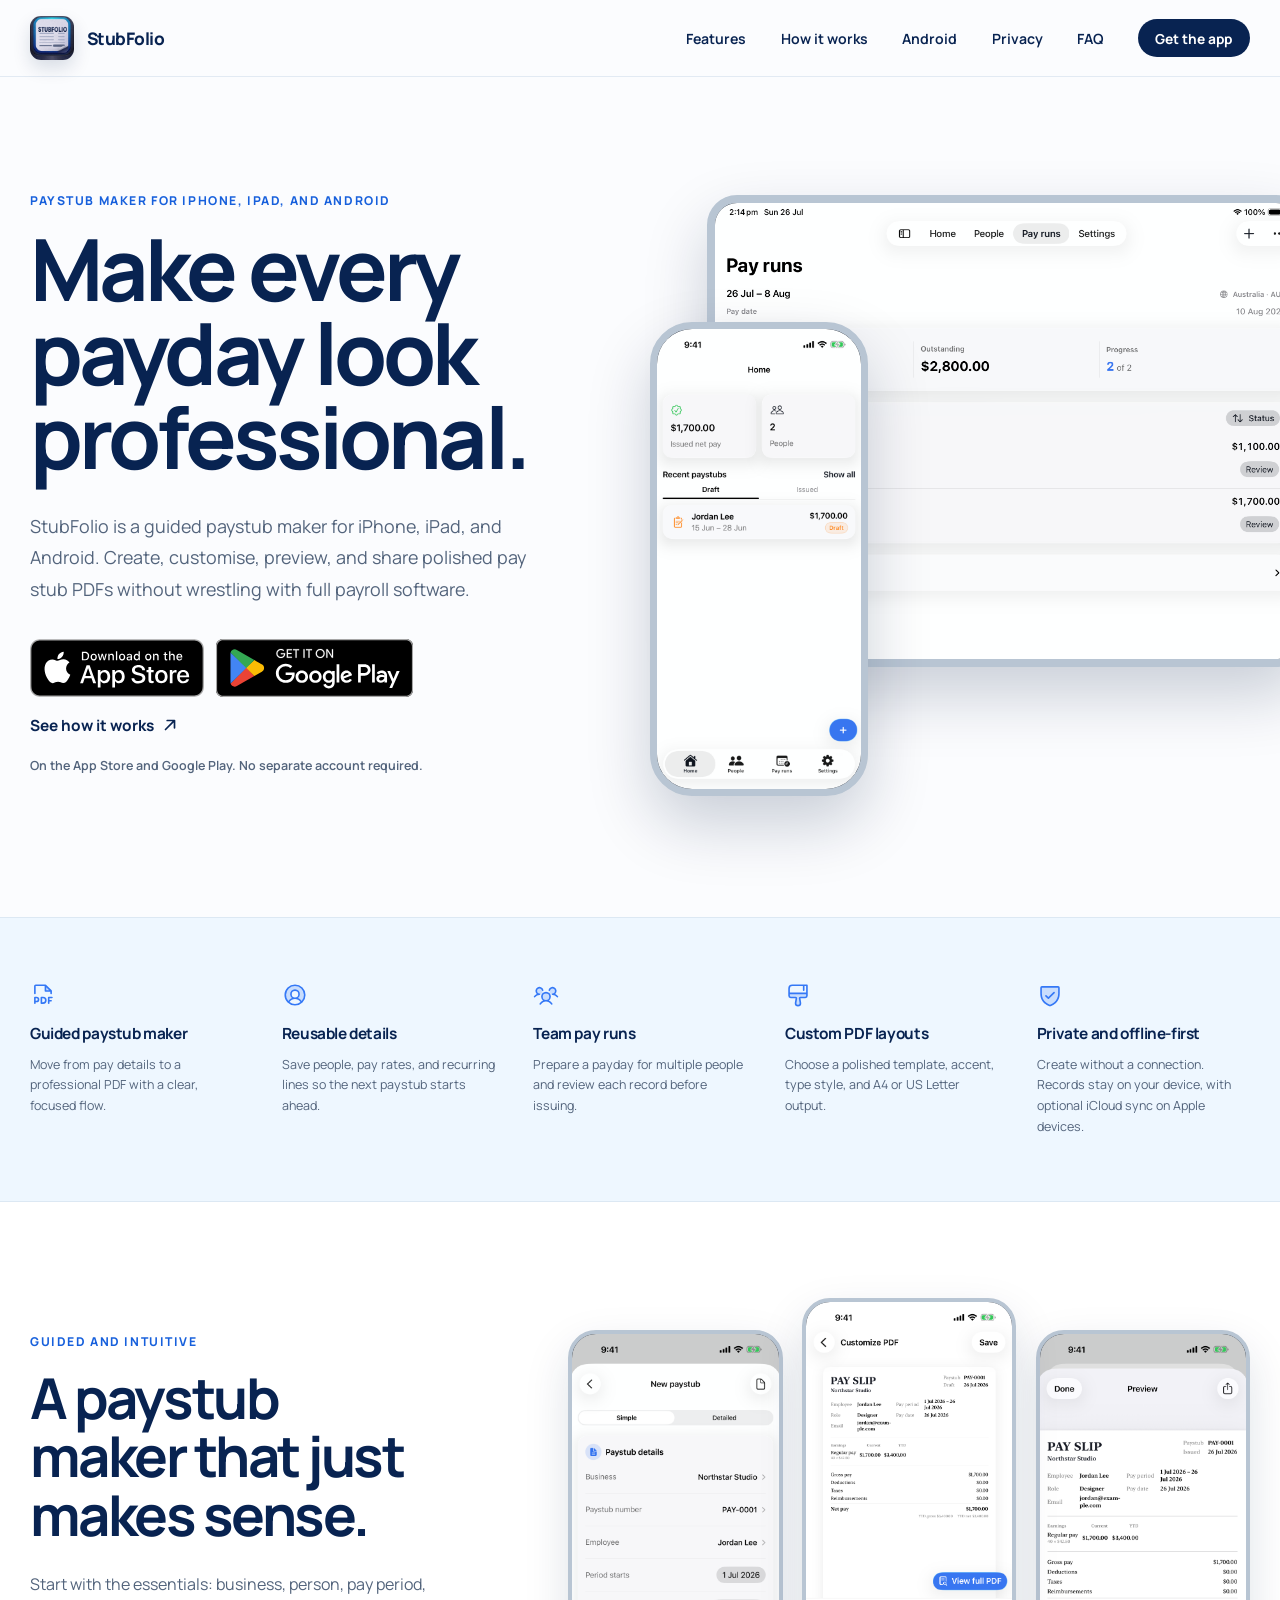
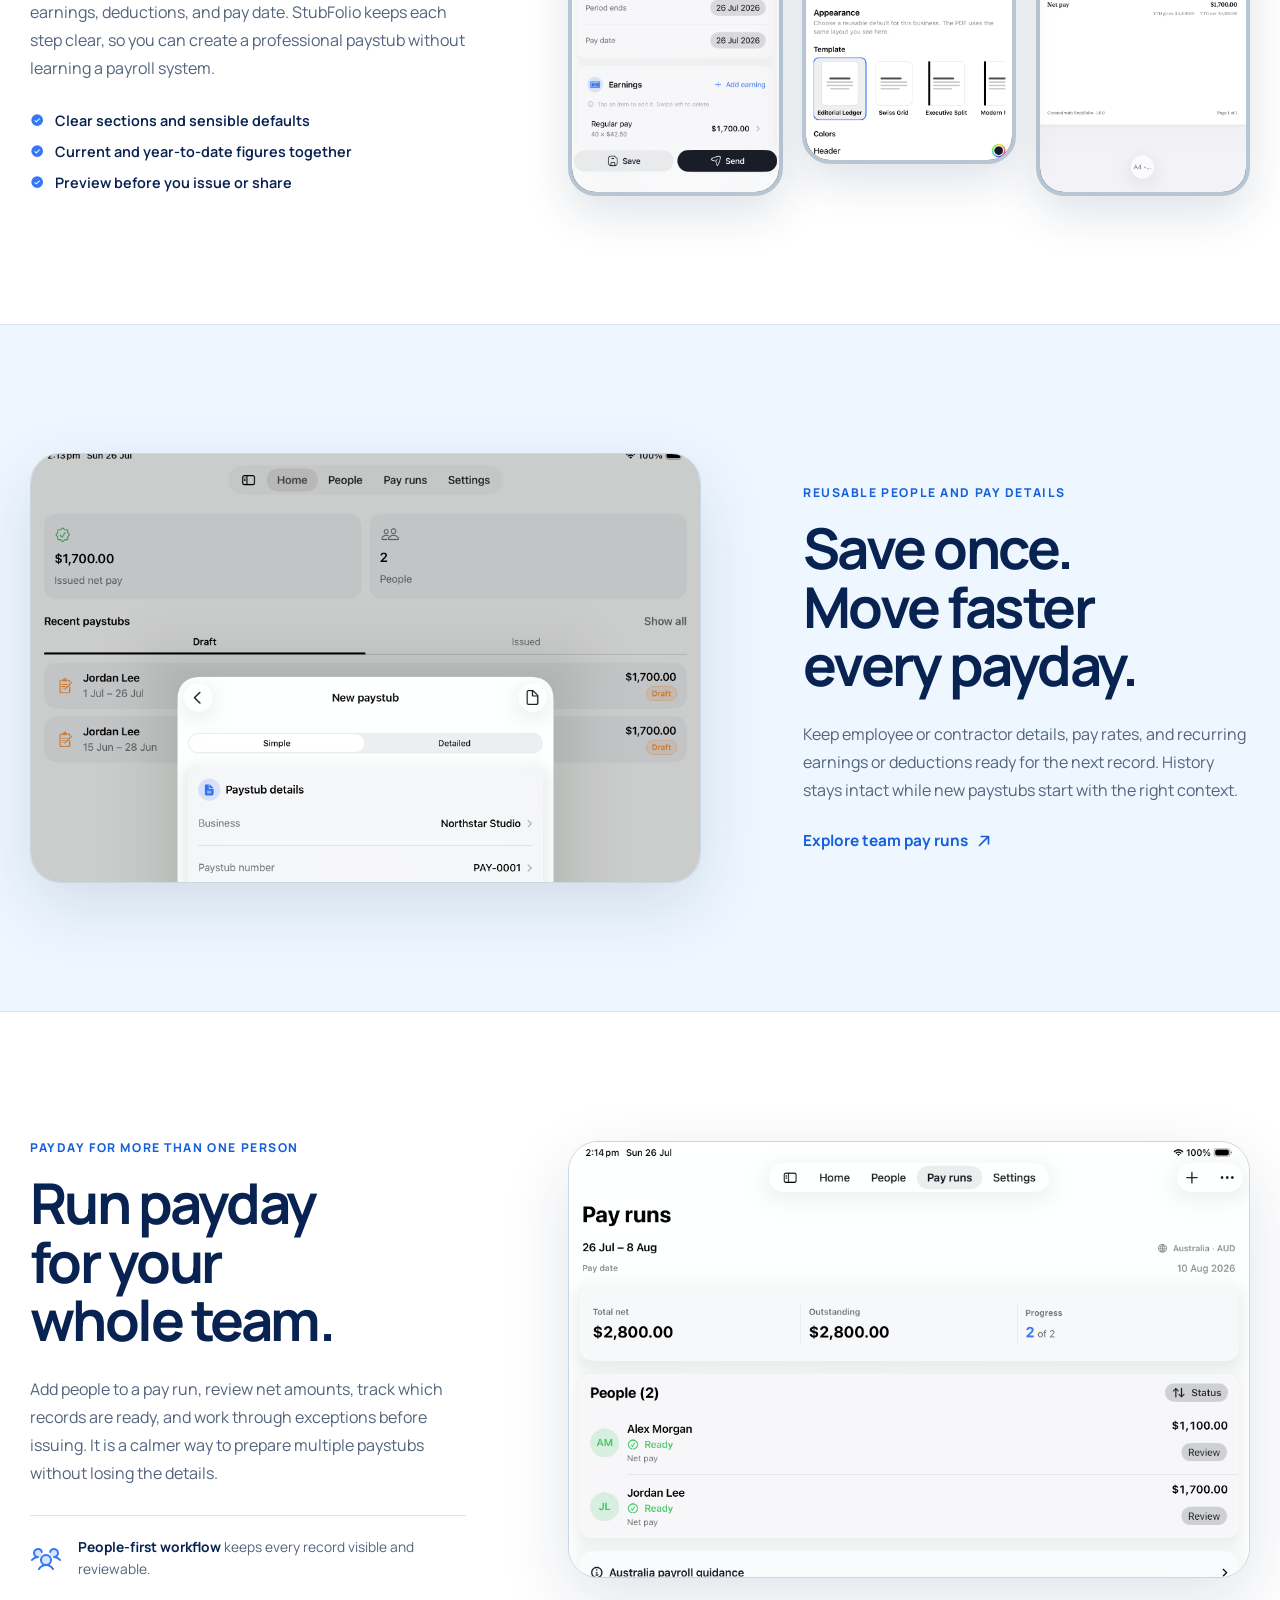
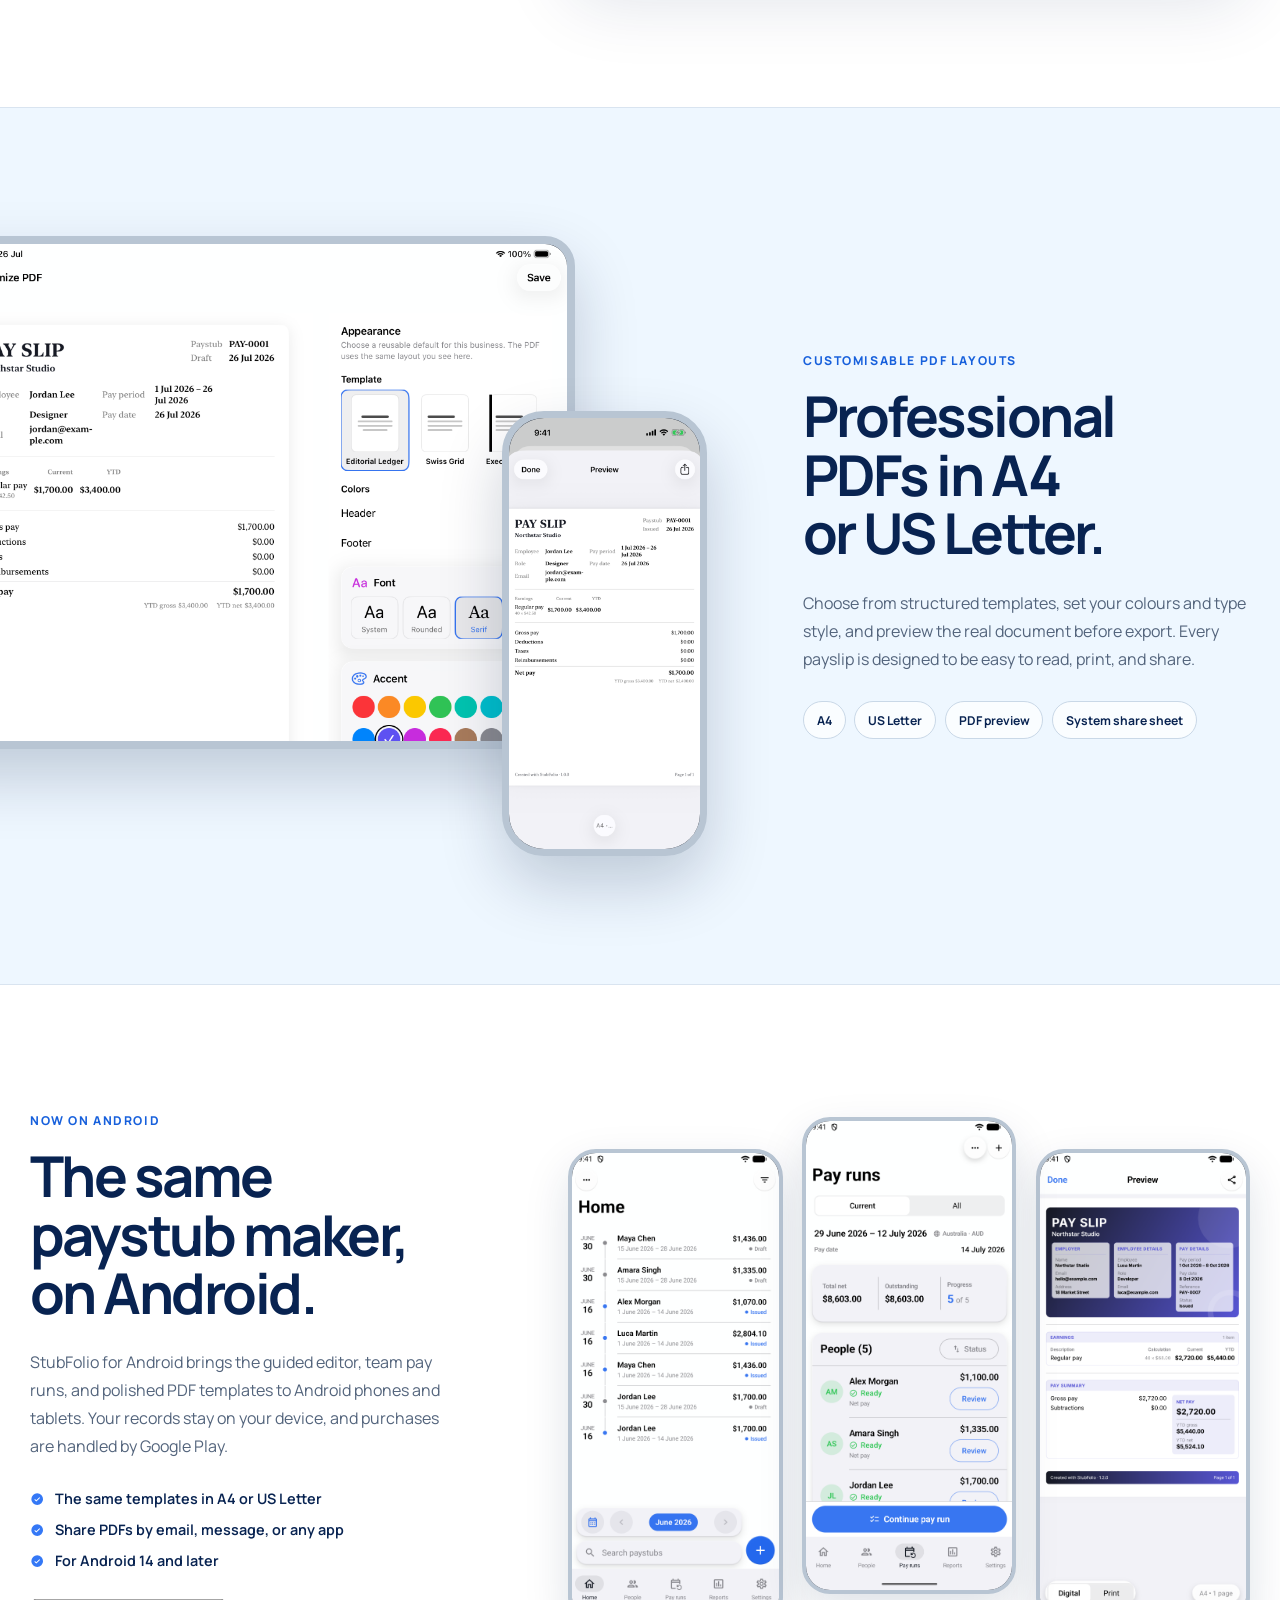
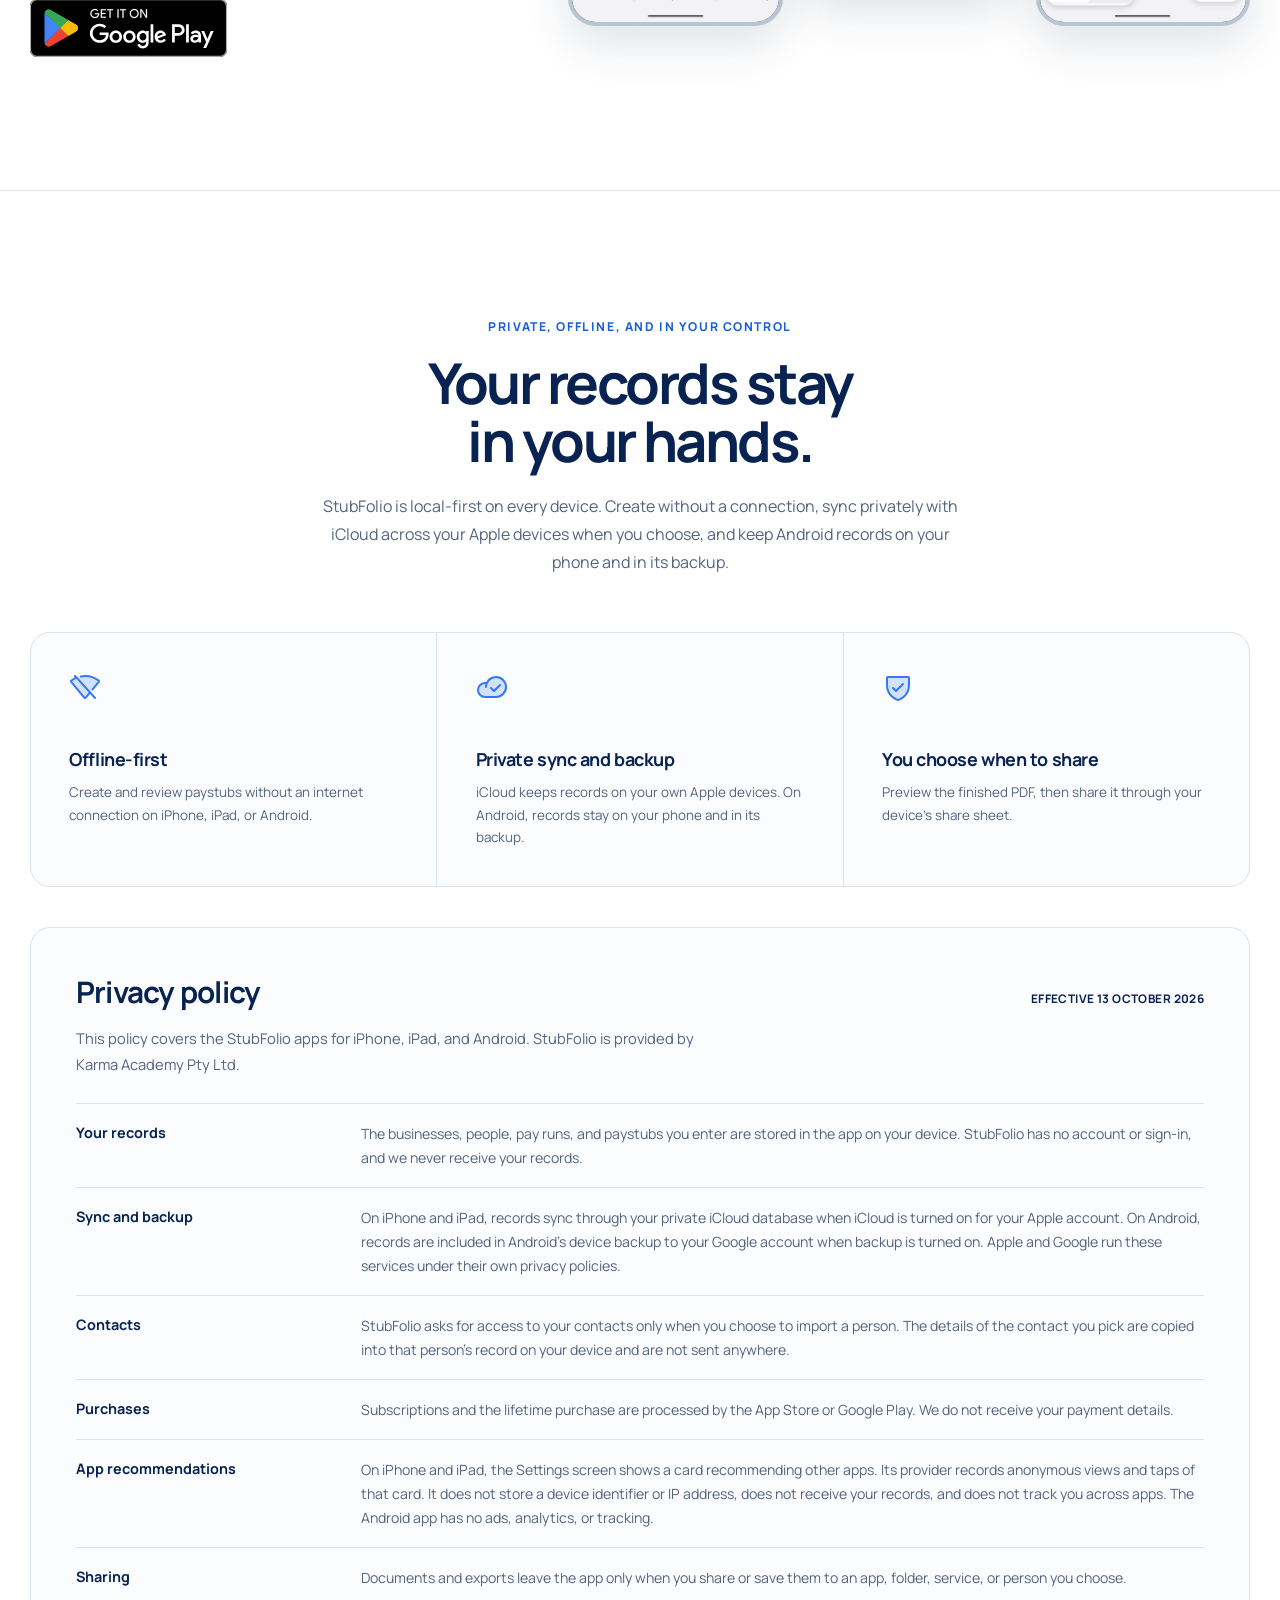
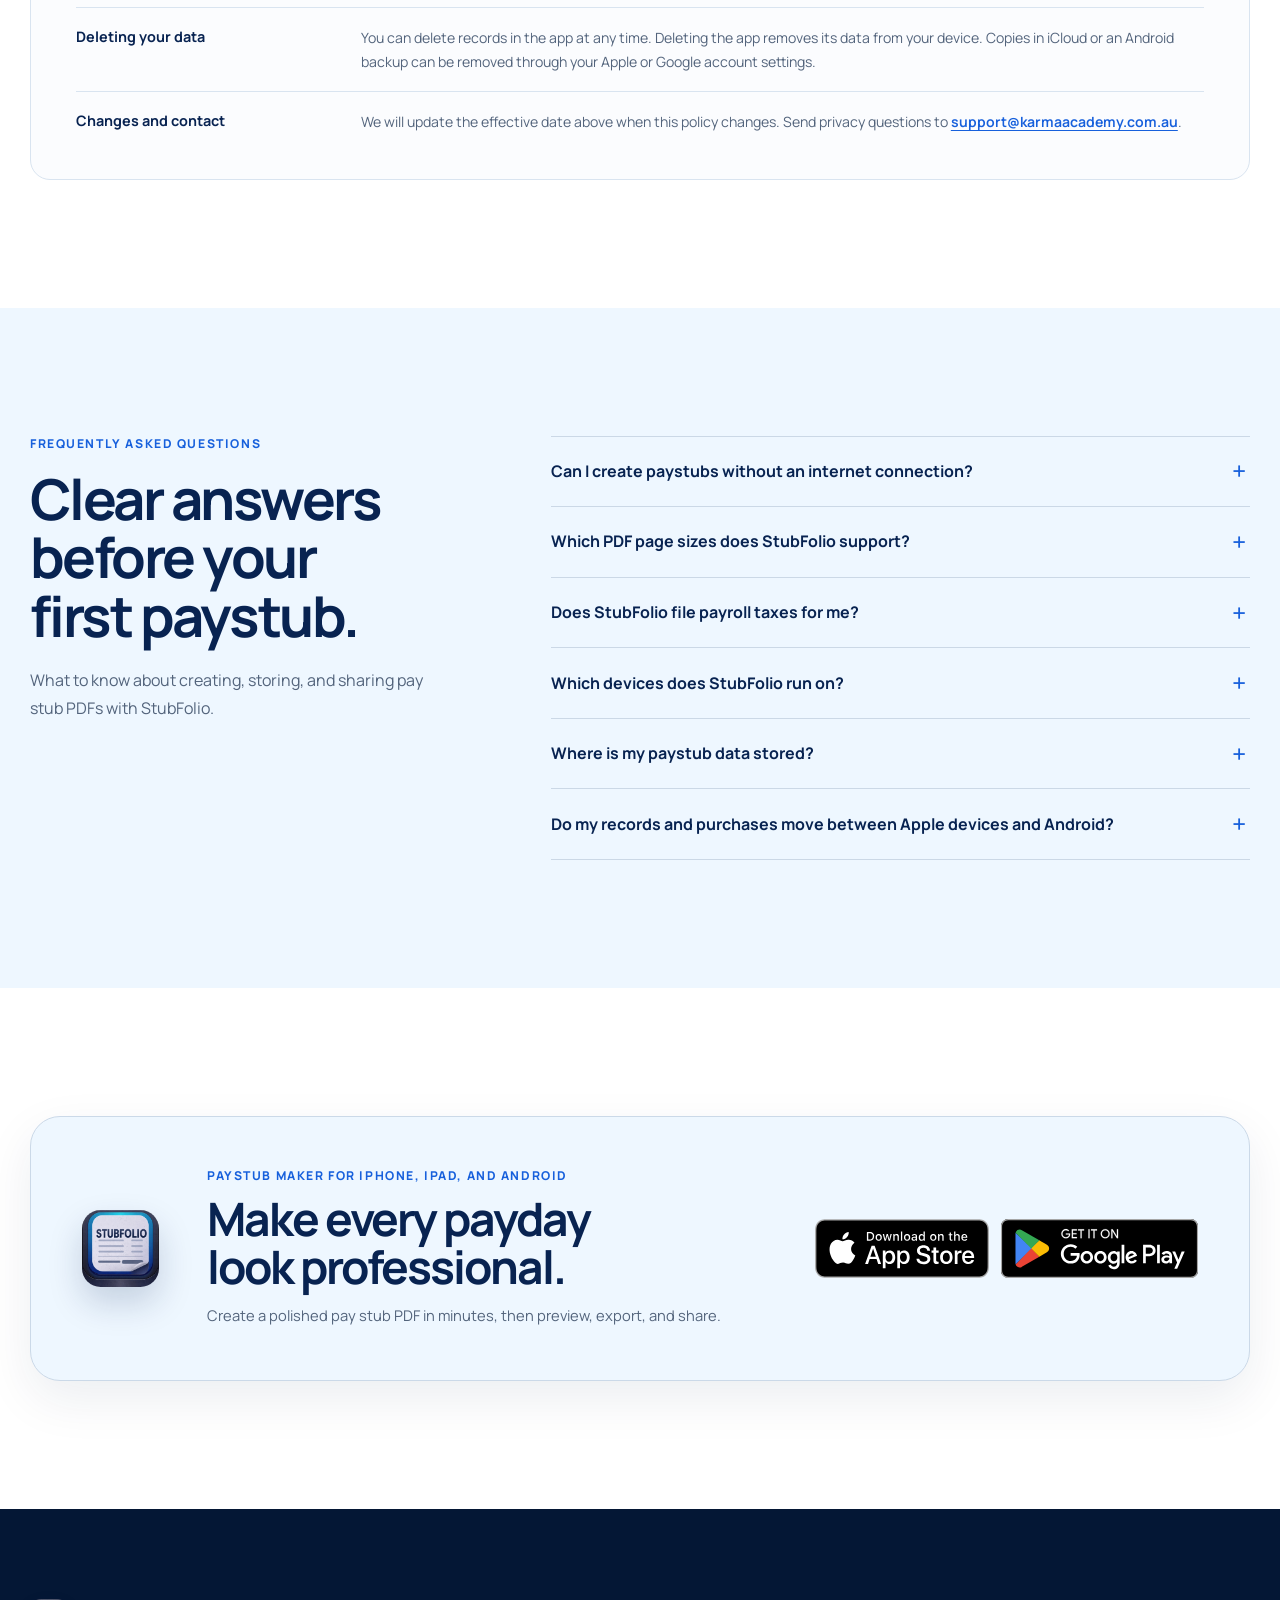
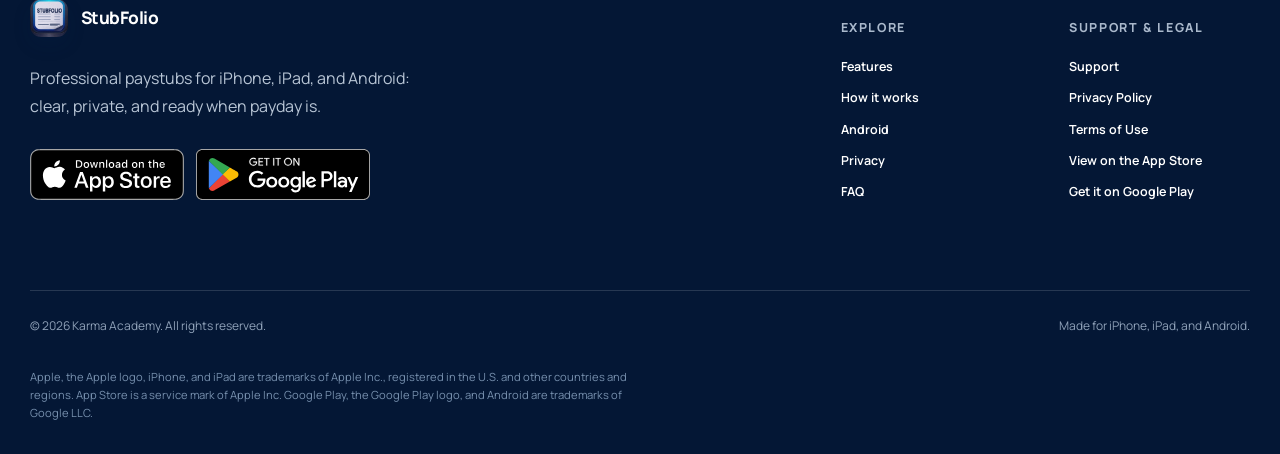
<file: index.html>
<!doctype html>
<html lang="en-AU">
  <head>
    <meta charset="UTF-8" />
    <meta name="viewport" content="width=device-width, initial-scale=1.0" />
    <title>StubFolio – Paystub Maker for iPhone, iPad &amp; Android</title>
    <meta
    name="description"
    content="Create polished pay stubs and payslip PDFs on iPhone, iPad, and Android. Reuse employee details, run team paydays, customise templates, and work offline."
    />
    <meta name="robots" content="index,follow,max-image-preview:large,max-snippet:-1,max-video-preview:-1" />
    <meta name="theme-color" content="#eef7ff" />
    <meta name="apple-itunes-app" content="app-id=6793854994" />
    <link rel="canonical" href="https://stubfolio.karmaacademy.com.au/" />
    <link rel="icon" href="./images/favicon-64.png" sizes="64x64" type="image/png" />
    <link rel="apple-touch-icon" href="./images/apple-touch-icon.png" />
    <link rel="manifest" href="./site.webmanifest" />
    <link rel="preload" href="./images/iphone-home.png" as="image" fetchpriority="high" />
    <link rel="preload" href="./images/ipad-pay-run.png" as="image" fetchpriority="high" />
    <link rel="stylesheet" href="styles.css" />
    <meta property="og:type" content="website" />
    <meta property="og:site_name" content="StubFolio" />
    <meta property="og:url" content="https://stubfolio.karmaacademy.com.au/" />
    <meta property="og:title" content="StubFolio – Paystub Maker for iPhone, iPad &amp; Android" />
    <meta
    property="og:description"
    content="Create professional pay stub and payslip PDFs on iPhone, iPad, and Android, from one person to a whole team pay run."
    />
    <meta property="og:image" content="https://stubfolio.karmaacademy.com.au/images/og-stubfolio.png" />
    <meta property="og:image:width" content="1200" />
    <meta property="og:image:height" content="630" />
    <meta property="og:image:alt" content="StubFolio paystub maker shown on iPhone and iPad" />
    <meta name="twitter:card" content="summary_large_image" />
    <meta name="twitter:title" content="StubFolio – Paystub Maker for iPhone, iPad &amp; Android" />
    <meta
    name="twitter:description"
    content="Create professional pay stub and payslip PDFs on iPhone, iPad, and Android."
    />
    <meta name="twitter:image" content="https://stubfolio.karmaacademy.com.au/images/og-stubfolio.png" />

    <script type="application/ld+json">
      {
        "@context": "https://schema.org",
        "@graph": [
          {
            "@type": "Organization",
            "@id": "https://stubfolio.karmaacademy.com.au/#organization",
            "name": "Karma Academy",
            "url": "https://stubfolio.karmaacademy.com.au/",
            "logo": "https://stubfolio.karmaacademy.com.au/images/stubfolio-icon.jpg",
            "contactPoint": {
              "@type": "ContactPoint",
              "email": "support@karmaacademy.com.au",
              "contactType": "customer support"
            }
          },
          {
            "@type": "WebSite",
            "@id": "https://stubfolio.karmaacademy.com.au/#website",
            "name": "StubFolio",
            "url": "https://stubfolio.karmaacademy.com.au/",
            "publisher": { "@id": "https://stubfolio.karmaacademy.com.au/#organization" },
            "inLanguage": "en-AU"
          },
          {
            "@type": "MobileApplication",
            "@id": "https://stubfolio.karmaacademy.com.au/#app",
            "name": "StubFolio: Paystub Maker Pro",
            "operatingSystem": "iOS, iPadOS, Android",
            "applicationCategory": "BusinessApplication",
            "description": "A guided paystub maker for creating, customising, previewing, and sharing professional pay stub and payslip PDFs on iPhone, iPad, and Android.",
            "url": "https://stubfolio.karmaacademy.com.au/",
            "installUrl": ["https://apps.apple.com/app/id6793854994", "https://play.google.com/store/apps/details?id=com.karmaacademy.payly"],
            "image": "https://stubfolio.karmaacademy.com.au/images/stubfolio-icon.jpg",
            "publisher": { "@id": "https://stubfolio.karmaacademy.com.au/#organization" }
          },
          {
            "@type": "FAQPage",
            "@id": "https://stubfolio.karmaacademy.com.au/#faq",
            "mainEntity": [
              {
                "@type": "Question",
                "name": "Can I create paystubs without an internet connection?",
                "acceptedAnswer": {
                  "@type": "Answer",
                  "text": "Yes. Core paystub creation works offline on iPhone, iPad, and Android. On Apple devices with iCloud turned on, your records sync when your device is connected again."
                }
              },
              {
                "@type": "Question",
                "name": "Which PDF page sizes does StubFolio support?",
                "acceptedAnswer": {
                  "@type": "Answer",
                  "text": "StubFolio supports professional A4 and US Letter pay stub and payslip PDF layouts."
                }
              },
              {
                "@type": "Question",
                "name": "Does StubFolio file payroll taxes for me?",
                "acceptedAnswer": {
                  "@type": "Answer",
                  "text": "No. StubFolio helps structure, review, and present the figures you enter. It is not a tax-filing service and does not replace professional payroll or tax advice."
                }
              },
              {
                "@type": "Question",
                "name": "Which devices does StubFolio run on?",
                "acceptedAnswer": {
                  "@type": "Answer",
                  "text": "StubFolio is available for iPhone and iPad on the App Store, and for Android phones and tablets running Android 14 or later on Google Play."
                }
              },
              {
                "@type": "Question",
                "name": "Where is my paystub data stored?",
                "acceptedAnswer": {
                  "@type": "Answer",
                  "text": "StubFolio is local-first and has no account. Your work stays on your device. On iPhone and iPad, private iCloud sync is available when you turn it on through your Apple account. On Android, records are included in your device backup to your Google account when Android backup is on."
                }
              },
              {
                "@type": "Question",
                "name": "Do my records and purchases move between Apple devices and Android?",
                "acceptedAnswer": {
                  "@type": "Answer",
                  "text": "No. The Apple and Android apps keep their records separately, and there is no StubFolio account to link them. Purchases are made through the App Store or Google Play and apply only to the app from that store."
                }
              }
            ]
          }
        ]
      }
    </script>

  </head>
  <body>
    <div id="site">
      <a class="skip-link" href="#main-content">Skip to content</a>
      <header class="site-header">
        <div class="site-header__inner page-shell">
          <a class="brand" href="#top" aria-label="StubFolio home">
            <img alt="" width="1024" height="1024" src="images/stubfolio-icon.jpg">
            <span>StubFolio</span>
          </a>
          <button class="menu-button" type="button" aria-label="Open navigation" aria-expanded="false" aria-controls="site-navigation">
            <svg xmlns="http://www.w3.org/2000/svg" width="22" height="22" fill="currentColor" viewBox="0 0 256 256">
              <path d="M228,128a12,12,0,0,1-12,12H40a12,12,0,0,1,0-24H216A12,12,0,0,1,228,128ZM40,76H216a12,12,0,0,0,0-24H40a12,12,0,0,0,0,24ZM216,180H40a12,12,0,0,0,0,24H216a12,12,0,0,0,0-24Z">
              </path>
            </svg>
          </button>
          <nav id="site-navigation" class="site-navigation" aria-label="Primary navigation">
            <a href="#features">Features</a>
            <a href="#how-it-works">How it works</a>
            <a href="#android">Android</a>
            <a href="#privacy">Privacy</a>
            <a href="#faq">FAQ</a>
            <a class="nav-download" href="#download" data-cta-location="header">Get the app</a>
          </nav>
        </div>
      </header>
      <main id="main-content">
        <section class="hero section" id="top" aria-labelledby="hero-title">
          <div class="page-shell hero__grid">
            <div class="hero__copy">
              <p class="eyebrow">Paystub maker for iPhone, iPad, and Android</p>
              <h1 id="hero-title">Make every payday look professional.</h1>
              <p class="hero__lede">StubFolio is a guided paystub maker for iPhone, iPad, and Android. Create, customise, preview, and share polished pay stub PDFs without wrestling with full payroll software.</p>
              <div class="hero__actions">
                <div class="store-badges">
                  <a class="app-store-button" href="https://apps.apple.com/app/id6793854994" aria-label="Download StubFolio on the App Store" data-cta-location="hero">
                    <img alt="Download on the App Store" width="924" height="310" src="images/download-on-app-store.svg">
                  </a>
                  <a class="google-play-button" href="https://play.google.com/store/apps/details?id=com.karmaacademy.payly" aria-label="Get StubFolio on Google Play" data-cta-location="hero">
                    <img alt="Get it on Google Play" width="239" height="71" src="images/get-it-on-google-play.svg">
                  </a>
                </div>
                <a class="text-link" href="#how-it-works">See how it works <svg xmlns="http://www.w3.org/2000/svg" width="18" height="18" fill="currentColor" viewBox="0 0 256 256" aria-hidden="true">
                    <path d="M204,64V168a12,12,0,0,1-24,0V93L72.49,200.49a12,12,0,0,1-17-17L163,76H88a12,12,0,0,1,0-24H192A12,12,0,0,1,204,64Z">
                    </path>
                  </svg>
                </a>
              </div>
              <p class="hero__note">On the App Store and Google Play. No separate account required.</p>
            </div>
            <div class="hero-devices" aria-label="StubFolio shown on iPhone and iPad">
              <figure class="device-frame device-frame--ipad hero-devices__ipad">
                <img alt="StubFolio team pay run on iPad" width="2064" height="2752" loading="eager" fetchpriority="high" decoding="async" src="images/ipad-pay-run.png">
              </figure>
              <figure class="device-frame device-frame--phone hero-devices__phone">
                <img alt="StubFolio paystub dashboard on iPhone" width="1320" height="2868" loading="eager" fetchpriority="high" decoding="async" src="images/iphone-home.png">
              </figure>
            </div>
          </div>
        </section>
        <section class="feature-band" id="features" aria-label="StubFolio highlights">
          <div class="page-shell feature-band__grid">
            <article class="feature-highlight">
              <svg xmlns="http://www.w3.org/2000/svg" width="26" height="26" fill="currentColor" viewBox="0 0 256 256" aria-hidden="true">
                <path d="M208,88H152V32Z" opacity="0.2">
                </path>
                <path d="M224,152a8,8,0,0,1-8,8H192v16h16a8,8,0,0,1,0,16H192v16a8,8,0,0,1-16,0V152a8,8,0,0,1,8-8h32A8,8,0,0,1,224,152ZM92,172a28,28,0,0,1-28,28H56v8a8,8,0,0,1-16,0V152a8,8,0,0,1,8-8H64A28,28,0,0,1,92,172Zm-16,0a12,12,0,0,0-12-12H56v24h8A12,12,0,0,0,76,172Zm88,8a36,36,0,0,1-36,36H112a8,8,0,0,1-8-8V152a8,8,0,0,1,8-8h16A36,36,0,0,1,164,180Zm-16,0a20,20,0,0,0-20-20h-8v40h8A20,20,0,0,0,148,180ZM40,112V40A16,16,0,0,1,56,24h96a8,8,0,0,1,5.66,2.34l56,56A8,8,0,0,1,216,88v24a8,8,0,0,1-16,0V96H152a8,8,0,0,1-8-8V40H56v72a8,8,0,0,1-16,0ZM160,80h28.69L160,51.31Z">
                </path>
              </svg>
              <h2>Guided paystub maker</h2>
              <p>Move from pay details to a professional PDF with a clear, focused flow.</p>
            </article>
            <article class="feature-highlight">
              <svg xmlns="http://www.w3.org/2000/svg" width="26" height="26" fill="currentColor" viewBox="0 0 256 256" aria-hidden="true">
                <path d="M224,128a95.76,95.76,0,0,1-31.8,71.37A72,72,0,0,0,128,160a40,40,0,1,0-40-40,40,40,0,0,0,40,40,72,72,0,0,0-64.2,39.37h0A96,96,0,1,1,224,128Z" opacity="0.2">
                </path>
                <path d="M128,24A104,104,0,1,0,232,128,104.11,104.11,0,0,0,128,24ZM74.08,197.5a64,64,0,0,1,107.84,0,87.83,87.83,0,0,1-107.84,0ZM96,120a32,32,0,1,1,32,32A32,32,0,0,1,96,120Zm97.76,66.41a79.66,79.66,0,0,0-36.06-28.75,48,48,0,1,0-59.4,0,79.66,79.66,0,0,0-36.06,28.75,88,88,0,1,1,131.52,0Z">
                </path>
              </svg>
              <h2>Reusable details</h2>
              <p>Save people, pay rates, and recurring lines so the next paystub starts ahead.</p>
            </article>
            <article class="feature-highlight">
              <svg xmlns="http://www.w3.org/2000/svg" width="26" height="26" fill="currentColor" viewBox="0 0 256 256" aria-hidden="true">
                <path d="M168,144a40,40,0,1,1-40-40A40,40,0,0,1,168,144ZM64,56A32,32,0,1,0,96,88,32,32,0,0,0,64,56Zm128,0a32,32,0,1,0,32,32A32,32,0,0,0,192,56Z" opacity="0.2">
                </path>
                <path d="M244.8,150.4a8,8,0,0,1-11.2-1.6A51.6,51.6,0,0,0,192,128a8,8,0,0,1,0-16,24,24,0,1,0-23.24-30,8,8,0,1,1-15.5-4A40,40,0,1,1,219,117.51a67.94,67.94,0,0,1,27.43,21.68A8,8,0,0,1,244.8,150.4ZM190.92,212a8,8,0,1,1-13.85,8,57,57,0,0,0-98.15,0,8,8,0,1,1-13.84-8,72.06,72.06,0,0,1,33.74-29.92,48,48,0,1,1,58.36,0A72.06,72.06,0,0,1,190.92,212ZM128,176a32,32,0,1,0-32-32A32,32,0,0,0,128,176ZM72,120a8,8,0,0,0-8-8A24,24,0,1,1,87.24,82a8,8,0,1,0,15.5-4A40,40,0,1,0,37,117.51,67.94,67.94,0,0,0,9.6,139.19a8,8,0,1,0,12.8,9.61A51.6,51.6,0,0,1,64,128,8,8,0,0,0,72,120Z">
                </path>
              </svg>
              <h2>Team pay runs</h2>
              <p>Prepare a payday for multiple people and review each record before issuing.</p>
            </article>
            <article class="feature-highlight">
              <svg xmlns="http://www.w3.org/2000/svg" width="26" height="26" fill="currentColor" viewBox="0 0 256 256" aria-hidden="true">
                <path d="M216,112v24a16,16,0,0,1-16,16H152a8,8,0,0,0-7.92,9.13L152,208a24,24,0,0,1-48,0l7.92-46.87A8,8,0,0,0,104,152H56a16,16,0,0,1-16-16V112Z" opacity="0.2">
                </path>
                <path d="M216,24H72A40,40,0,0,0,32,64v72a24,24,0,0,0,24,24h48l-7.89,46.67A8.42,8.42,0,0,0,96,208a32,32,0,0,0,64,0,8.42,8.42,0,0,0-.11-1.33L152,160h48a24,24,0,0,0,24-24V32A8,8,0,0,0,216,24ZM72,40H176V80a8,8,0,0,0,16,0V40h16v64H48V64A24,24,0,0,1,72,40ZM200,144H152a16,16,0,0,0-15.84,18.26l0,.2L144,208.6a16,16,0,0,1-32,0l7.8-46.14,0-.2A16,16,0,0,0,104,144H56a8,8,0,0,1-8-8V120H208v16A8,8,0,0,1,200,144Z">
                </path>
              </svg>
              <h2>Custom PDF layouts</h2>
              <p>Choose a polished template, accent, type style, and A4 or US Letter output.</p>
            </article>
            <article class="feature-highlight">
              <svg xmlns="http://www.w3.org/2000/svg" width="26" height="26" fill="currentColor" viewBox="0 0 256 256" aria-hidden="true">
                <path d="M216,56v56c0,96-88,120-88,120S40,208,40,112V56a8,8,0,0,1,8-8H208A8,8,0,0,1,216,56Z" opacity="0.2">
                </path>
                <path d="M208,40H48A16,16,0,0,0,32,56v56c0,52.72,25.52,84.67,46.93,102.19,23.06,18.86,46,25.26,47,25.53a8,8,0,0,0,4.2,0c1-.27,23.91-6.67,47-25.53C198.48,196.67,224,164.72,224,112V56A16,16,0,0,0,208,40Zm0,72c0,37.07-13.66,67.16-40.6,89.42A129.3,129.3,0,0,1,128,223.62a128.25,128.25,0,0,1-38.92-21.81C61.82,179.51,48,149.3,48,112l0-56,160,0ZM82.34,141.66a8,8,0,0,1,11.32-11.32L112,148.69l50.34-50.35a8,8,0,0,1,11.32,11.32l-56,56a8,8,0,0,1-11.32,0Z">
                </path>
              </svg>
              <h2>Private and offline-first</h2>
              <p>Create without a connection. Records stay on your device, with optional iCloud sync on Apple devices.</p>
            </article>
          </div>
        </section>
        <section class="story-section story-section--guided section" id="how-it-works">
          <div class="page-shell story-grid story-grid--copy-first">
            <div class="story-copy">
              <p class="eyebrow">Guided and intuitive</p>
              <h2>A paystub maker that just makes sense.</h2>
              <p>Start with the essentials: business, person, pay period, earnings, deductions, and pay date. StubFolio keeps each step clear, so you can create a professional paystub without learning a payroll system.</p>
              <ul class="check-list">
                <li>
                  <svg xmlns="http://www.w3.org/2000/svg" width="1em" height="1em" fill="currentColor" viewBox="0 0 256 256" aria-hidden="true">
                    <path d="M128,24A104,104,0,1,0,232,128,104.11,104.11,0,0,0,128,24Zm45.66,85.66-56,56a8,8,0,0,1-11.32,0l-24-24a8,8,0,0,1,11.32-11.32L112,148.69l50.34-50.35a8,8,0,0,1,11.32,11.32Z">
                    </path>
                  </svg> Clear sections and sensible defaults</li>
                <li>
                  <svg xmlns="http://www.w3.org/2000/svg" width="1em" height="1em" fill="currentColor" viewBox="0 0 256 256" aria-hidden="true">
                    <path d="M128,24A104,104,0,1,0,232,128,104.11,104.11,0,0,0,128,24Zm45.66,85.66-56,56a8,8,0,0,1-11.32,0l-24-24a8,8,0,0,1,11.32-11.32L112,148.69l50.34-50.35a8,8,0,0,1,11.32,11.32Z">
                    </path>
                  </svg> Current and year-to-date figures together</li>
                <li>
                  <svg xmlns="http://www.w3.org/2000/svg" width="1em" height="1em" fill="currentColor" viewBox="0 0 256 256" aria-hidden="true">
                    <path d="M128,24A104,104,0,1,0,232,128,104.11,104.11,0,0,0,128,24Zm45.66,85.66-56,56a8,8,0,0,1-11.32,0l-24-24a8,8,0,0,1,11.32-11.32L112,148.69l50.34-50.35a8,8,0,0,1,11.32,11.32Z">
                    </path>
                  </svg> Preview before you issue or share</li>
              </ul>
            </div>
            <div class="phone-sequence" aria-label="The StubFolio creation flow">
              <figure class="device-frame device-frame--phone ">
                <img alt="Paystub details editor on iPhone" width="1320" height="2868" loading="lazy" fetchpriority="auto" decoding="async" src="images/iphone-editor.png">
              </figure>
              <figure class="device-frame device-frame--phone ">
                <img alt="PDF appearance editor on iPhone" width="1320" height="2868" loading="lazy" fetchpriority="auto" decoding="async" src="images/iphone-appearance.png">
              </figure>
              <figure class="device-frame device-frame--phone ">
                <img alt="Finished paystub PDF preview on iPhone" width="1320" height="2868" loading="lazy" fetchpriority="auto" decoding="async" src="images/iphone-pdf-preview.png">
              </figure>
            </div>
          </div>
        </section>
        <section class="story-section story-section--ice section">
          <div class="page-shell story-grid story-grid--visual-first">
            <div class="wide-product-crop wide-product-crop--editor">
              <img alt="A paystub being edited in StubFolio on iPad" width="2064" height="2752" loading="lazy" decoding="async" src="images/ipad-editor.png">
            </div>
            <div class="story-copy">
              <p class="eyebrow">Reusable people and pay details</p>
              <h2>Save once. Move faster every payday.</h2>
              <p>Keep employee or contractor details, pay rates, and recurring earnings or deductions ready for the next record. History stays intact while new paystubs start with the right context.</p>
              <a class="inline-cta" href="#pay-runs">Explore team pay runs <svg xmlns="http://www.w3.org/2000/svg" width="18" height="18" fill="currentColor" viewBox="0 0 256 256" aria-hidden="true">
                  <path d="M204,64V168a12,12,0,0,1-24,0V93L72.49,200.49a12,12,0,0,1-17-17L163,76H88a12,12,0,0,1,0-24H192A12,12,0,0,1,204,64Z">
                  </path>
                </svg>
              </a>
            </div>
          </div>
        </section>
        <section class="story-section section" id="pay-runs">
          <div class="page-shell story-grid story-grid--copy-first">
            <div class="story-copy">
              <p class="eyebrow">Payday for more than one person</p>
              <h2>Run payday for your whole team.</h2>
              <p>Add people to a pay run, review net amounts, track which records are ready, and work through exceptions before issuing. It is a calmer way to prepare multiple paystubs without losing the details.</p>
              <div class="mini-proof">
                <svg xmlns="http://www.w3.org/2000/svg" width="32" height="32" fill="currentColor" viewBox="0 0 256 256" aria-hidden="true">
                  <path d="M168,144a40,40,0,1,1-40-40A40,40,0,0,1,168,144ZM64,56A32,32,0,1,0,96,88,32,32,0,0,0,64,56Zm128,0a32,32,0,1,0,32,32A32,32,0,0,0,192,56Z" opacity="0.2">
                  </path>
                  <path d="M244.8,150.4a8,8,0,0,1-11.2-1.6A51.6,51.6,0,0,0,192,128a8,8,0,0,1,0-16,24,24,0,1,0-23.24-30,8,8,0,1,1-15.5-4A40,40,0,1,1,219,117.51a67.94,67.94,0,0,1,27.43,21.68A8,8,0,0,1,244.8,150.4ZM190.92,212a8,8,0,1,1-13.85,8,57,57,0,0,0-98.15,0,8,8,0,1,1-13.84-8,72.06,72.06,0,0,1,33.74-29.92,48,48,0,1,1,58.36,0A72.06,72.06,0,0,1,190.92,212ZM128,176a32,32,0,1,0-32-32A32,32,0,0,0,128,176ZM72,120a8,8,0,0,0-8-8A24,24,0,1,1,87.24,82a8,8,0,1,0,15.5-4A40,40,0,1,0,37,117.51,67.94,67.94,0,0,0,9.6,139.19a8,8,0,1,0,12.8,9.61A51.6,51.6,0,0,1,64,128,8,8,0,0,0,72,120Z">
                  </path>
                </svg>
                <span>
                  <strong>People-first workflow</strong> keeps every record visible and reviewable.</span>
              </div>
            </div>
            <div class="wide-product-crop wide-product-crop--pay-run">
              <img alt="Two-person payday progress in StubFolio on iPad" width="2064" height="2752" loading="lazy" decoding="async" src="images/ipad-pay-run.png">
            </div>
          </div>
        </section>
        <section class="story-section story-section--ice section" id="pdf-templates">
          <div class="page-shell story-grid story-grid--visual-first">
            <div class="template-composition" aria-label="Paystub PDF customisation and preview">
              <figure class="device-frame device-frame--ipad template-composition__ipad">
                <img alt="Template, colour, and type controls in StubFolio on iPad" width="2064" height="2752" loading="lazy" fetchpriority="auto" decoding="async" src="images/ipad-appearance.png">
              </figure>
              <figure class="device-frame device-frame--phone template-composition__phone">
                <img alt="A finished professional payslip PDF on iPhone" width="1320" height="2868" loading="lazy" fetchpriority="auto" decoding="async" src="images/iphone-pdf-preview.png">
              </figure>
            </div>
            <div class="story-copy">
              <p class="eyebrow">Customisable PDF layouts</p>
              <h2>Professional PDFs in A4 or US Letter.</h2>
              <p>Choose from structured templates, set your colours and type style, and preview the real document before export. Every payslip is designed to be easy to read, print, and share.</p>
              <div class="format-list" aria-label="Supported PDF features">
                <span>A4</span>
                <span>US Letter</span>
                <span>PDF preview</span>
                <span>System share sheet</span>
              </div>
            </div>
          </div>
        </section>
        <section class="story-section android-section section" id="android" aria-labelledby="android-title">
          <div class="page-shell story-grid story-grid--copy-first">
            <div class="story-copy">
              <p class="eyebrow">Now on Android</p>
              <h2 id="android-title">The same paystub maker, on Android.</h2>
              <p>StubFolio for Android brings the guided editor, team pay runs, and polished PDF templates to Android phones and tablets. Your records stay on your device, and purchases are handled by Google Play.</p>
              <ul class="check-list">
                <li>
                  <svg xmlns="http://www.w3.org/2000/svg" width="1em" height="1em" fill="currentColor" viewBox="0 0 256 256" aria-hidden="true">
                    <path d="M128,24A104,104,0,1,0,232,128,104.11,104.11,0,0,0,128,24Zm45.66,85.66-56,56a8,8,0,0,1-11.32,0l-24-24a8,8,0,0,1,11.32-11.32L112,148.69l50.34-50.35a8,8,0,0,1,11.32,11.32Z">
                    </path>
                  </svg> The same templates in A4 or US Letter</li>
                <li>
                  <svg xmlns="http://www.w3.org/2000/svg" width="1em" height="1em" fill="currentColor" viewBox="0 0 256 256" aria-hidden="true">
                    <path d="M128,24A104,104,0,1,0,232,128,104.11,104.11,0,0,0,128,24Zm45.66,85.66-56,56a8,8,0,0,1-11.32,0l-24-24a8,8,0,0,1,11.32-11.32L112,148.69l50.34-50.35a8,8,0,0,1,11.32,11.32Z">
                    </path>
                  </svg> Share PDFs by email, message, or any app</li>
                <li>
                  <svg xmlns="http://www.w3.org/2000/svg" width="1em" height="1em" fill="currentColor" viewBox="0 0 256 256" aria-hidden="true">
                    <path d="M128,24A104,104,0,1,0,232,128,104.11,104.11,0,0,0,128,24Zm45.66,85.66-56,56a8,8,0,0,1-11.32,0l-24-24a8,8,0,0,1,11.32-11.32L112,148.69l50.34-50.35a8,8,0,0,1,11.32,11.32Z">
                    </path>
                  </svg> For Android 14 and later</li>
              </ul>
              <a class="google-play-button android-section__badge" href="https://play.google.com/store/apps/details?id=com.karmaacademy.payly" aria-label="Get StubFolio on Google Play" data-cta-location="android">
                <img alt="Get it on Google Play" width="239" height="71" src="images/get-it-on-google-play.svg">
              </a>
            </div>
            <div class="phone-sequence phone-sequence--android" aria-label="StubFolio on Android">
              <figure class="device-frame device-frame--phone">
                <img alt="Paystub timeline on Android" width="1080" height="2400" loading="lazy" decoding="async" src="images/android-home.png">
              </figure>
              <figure class="device-frame device-frame--phone">
                <img alt="Team pay run progress on Android" width="1080" height="2400" loading="lazy" decoding="async" src="images/android-pay-run.png">
              </figure>
              <figure class="device-frame device-frame--phone">
                <img alt="Finished payslip PDF preview on Android" width="1080" height="2400" loading="lazy" decoding="async" src="images/android-pdf-preview.png">
              </figure>
            </div>
          </div>
        </section>
        <section class="privacy-section section" id="privacy">
          <div class="page-shell">
            <div class="section-heading section-heading--centered">
              <p class="eyebrow">Private, offline, and in your control</p>
              <h2>Your records stay in your hands.</h2>
              <p>StubFolio is local-first on every device. Create without a connection, sync privately with iCloud across your Apple devices when you choose, and keep Android records on your phone and in its backup.</p>
            </div>
            <div class="privacy-grid">
              <article>
                <svg xmlns="http://www.w3.org/2000/svg" width="32" height="32" fill="currentColor" viewBox="0 0 256 256" aria-hidden="true">
                  <path d="M238.2,87.69l-104,125.43a8,8,0,0,1-12.3,0L17.8,87.69a7.79,7.79,0,0,1,1.31-11.21,180.75,180.75,0,0,1,217.78,0A7.79,7.79,0,0,1,238.2,87.69Z" opacity="0.2">
                  </path>
                  <path d="M53.92,34.62A8,8,0,1,0,42.08,45.38l4.55,5A187.93,187.93,0,0,0,14.28,70.1,15.93,15.93,0,0,0,8.11,80.91,15.65,15.65,0,0,0,11.65,92.8l104,125.43A15.93,15.93,0,0,0,128,224h0a15.93,15.93,0,0,0,12.31-5.77l28.1-33.88,33.67,37a8,8,0,1,0,11.84-10.76ZM128,208,24.09,82.74A171.5,171.5,0,0,1,57.91,62.79l99.63,109.6ZM244.35,92.8l-49.42,59.58a8,8,0,0,1-12.32-10.21l49.3-59.43A170.76,170.76,0,0,0,128,48a175.15,175.15,0,0,0-32.39,3,8,8,0,1,1-3-15.72A190.62,190.62,0,0,1,128,32,186.67,186.67,0,0,1,241.72,70.1a15.93,15.93,0,0,1,6.17,10.81A15.65,15.65,0,0,1,244.35,92.8Z">
                  </path>
                </svg>
                <h3>Offline-first</h3>
                <p>Create and review paystubs without an internet connection on iPhone, iPad, or Android.</p>
              </article>
              <article>
                <svg xmlns="http://www.w3.org/2000/svg" width="32" height="32" fill="currentColor" viewBox="0 0 256 256" aria-hidden="true">
                  <path d="M240,128a80,80,0,0,1-80,80H72A56,56,0,1,1,85.92,97.74l0,.1A80,80,0,0,1,240,128Z" opacity="0.2">
                  </path>
                  <path d="M160,40A88.09,88.09,0,0,0,81.29,88.67,64,64,0,1,0,72,216h88a88,88,0,0,0,0-176Zm0,160H72a48,48,0,0,1,0-96c1.1,0,2.2,0,3.29.11A88,88,0,0,0,72,128a8,8,0,0,0,16,0,72,72,0,1,1,72,72Zm37.66-93.66a8,8,0,0,1,0,11.32l-48,48a8,8,0,0,1-11.32,0l-24-24a8,8,0,0,1,11.32-11.32L144,148.69l42.34-42.35A8,8,0,0,1,197.66,106.34Z">
                  </path>
                </svg>
                <h3>Private sync and backup</h3>
                <p>iCloud keeps records on your own Apple devices. On Android, records stay on your phone and in its backup.</p>
              </article>
              <article>
                <svg xmlns="http://www.w3.org/2000/svg" width="32" height="32" fill="currentColor" viewBox="0 0 256 256" aria-hidden="true">
                  <path d="M216,56v56c0,96-88,120-88,120S40,208,40,112V56a8,8,0,0,1,8-8H208A8,8,0,0,1,216,56Z" opacity="0.2">
                  </path>
                  <path d="M208,40H48A16,16,0,0,0,32,56v56c0,52.72,25.52,84.67,46.93,102.19,23.06,18.86,46,25.26,47,25.53a8,8,0,0,0,4.2,0c1-.27,23.91-6.67,47-25.53C198.48,196.67,224,164.72,224,112V56A16,16,0,0,0,208,40Zm0,72c0,37.07-13.66,67.16-40.6,89.42A129.3,129.3,0,0,1,128,223.62a128.25,128.25,0,0,1-38.92-21.81C61.82,179.51,48,149.3,48,112l0-56,160,0ZM82.34,141.66a8,8,0,0,1,11.32-11.32L112,148.69l50.34-50.35a8,8,0,0,1,11.32,11.32l-56,56a8,8,0,0,1-11.32,0Z">
                  </path>
                </svg>
                <h3>You choose when to share</h3>
                <p>Preview the finished PDF, then share it through your device&#8217;s share sheet.</p>
              </article>
            </div>
            <div class="privacy-policy" id="privacy-policy" aria-labelledby="privacy-policy-title">
              <div class="privacy-policy__header">
                <h3 id="privacy-policy-title">Privacy policy</h3>
                <p class="privacy-policy__meta">Effective 13 October 2026</p>
              </div>
              <p class="privacy-policy__intro">This policy covers the StubFolio apps for iPhone, iPad, and Android. StubFolio is provided by Karma Academy Pty Ltd.</p>
              <dl class="privacy-policy__list">
                <div>
                  <dt>Your records</dt>
                  <dd>The businesses, people, pay runs, and paystubs you enter are stored in the app on your device. StubFolio has no account or sign-in, and we never receive your records.</dd>
                </div>
                <div>
                  <dt>Sync and backup</dt>
                  <dd>On iPhone and iPad, records sync through your private iCloud database when iCloud is turned on for your Apple account. On Android, records are included in Android&#8217;s device backup to your Google account when backup is turned on. Apple and Google run these services under their own privacy policies.</dd>
                </div>
                <div>
                  <dt>Contacts</dt>
                  <dd>StubFolio asks for access to your contacts only when you choose to import a person. The details of the contact you pick are copied into that person&#8217;s record on your device and are not sent anywhere.</dd>
                </div>
                <div>
                  <dt>Purchases</dt>
                  <dd>Subscriptions and the lifetime purchase are processed by the App Store or Google Play. We do not receive your payment details.</dd>
                </div>
                <div>
                  <dt>App recommendations</dt>
                  <dd>On iPhone and iPad, the Settings screen shows a card recommending other apps. Its provider records anonymous views and taps of that card. It does not store a device identifier or IP address, does not receive your records, and does not track you across apps. The Android app has no ads, analytics, or tracking.</dd>
                </div>
                <div>
                  <dt>Sharing</dt>
                  <dd>Documents and exports leave the app only when you share or save them to an app, folder, service, or person you choose.</dd>
                </div>
                <div>
                  <dt>Deleting your data</dt>
                  <dd>You can delete records in the app at any time. Deleting the app removes its data from your device. Copies in iCloud or an Android backup can be removed through your Apple or Google account settings.</dd>
                </div>
                <div>
                  <dt>Changes and contact</dt>
                  <dd>We will update the effective date above when this policy changes. Send privacy questions to <a href="mailto:support@karmaacademy.com.au">support@karmaacademy.com.au</a>.</dd>
                </div>
              </dl>
            </div>
          </div>
        </section>
        <section class="faq-section section" id="faq">
          <div class="page-shell faq-layout">
            <div class="section-heading">
              <p class="eyebrow">Frequently asked questions</p>
              <h2>Clear answers before your first paystub.</h2>
              <p>What to know about creating, storing, and sharing pay stub PDFs with StubFolio.</p>
            </div>
            <div class="faq-list">
              <details>
                <summary>Can I create paystubs without an internet connection?</summary>
                <p>Yes. Core paystub creation works offline on iPhone, iPad, and Android. On Apple devices with iCloud turned on, your records sync when your device is connected again.</p>
              </details>
              <details>
                <summary>Which PDF page sizes does StubFolio support?</summary>
                <p>You can prepare professional pay stub and payslip PDFs for A4 or US Letter paper, with print-safe layouts designed for sharing and printing.</p>
              </details>
              <details>
                <summary>Does StubFolio file payroll taxes for me?</summary>
                <p>No. StubFolio helps you structure, review, and present the figures you enter. It is not a tax-filing service and does not replace professional payroll or tax advice.</p>
              </details>
              <details>
                <summary>Which devices does StubFolio run on?</summary>
                <p>StubFolio is available for iPhone and iPad on the <a href="https://apps.apple.com/app/id6793854994">App Store</a>, and for Android phones and tablets running Android 14 or later on <a href="https://play.google.com/store/apps/details?id=com.karmaacademy.payly">Google Play</a>. Layouts make quick edits comfortable on a phone and detailed review easier on a tablet.</p>
              </details>
              <details>
                <summary>Where is my paystub data stored?</summary>
                <p>StubFolio is local-first and has no account. Your work stays on your device. On iPhone and iPad, private iCloud sync is available when you turn it on through your Apple account. On Android, records are included in your device backup to your Google account when Android backup is on.</p>
              </details>
              <details>
                <summary>Do my records and purchases move between Apple devices and Android?</summary>
                <p>No. The Apple and Android apps keep their records separately, and there is no StubFolio account to link them. Purchases are made through the App Store or Google Play and apply only to the app from that store.</p>
              </details>
            </div>
          </div>
        </section>
        <section class="download-section section" id="download" aria-labelledby="download-title">
          <div class="page-shell download-panel">
            <img class="download-panel__icon" alt="" width="1024" height="1024" loading="lazy" src="images/stubfolio-icon.jpg">
            <div>
              <p class="eyebrow">Paystub maker for iPhone, iPad, and Android</p>
              <h2 id="download-title">Make every payday look professional.</h2>
              <p>Create a polished pay stub PDF in minutes, then preview, export, and share.</p>
            </div>
            <div class="store-badges">
              <a class="app-store-button" href="https://apps.apple.com/app/id6793854994" aria-label="Download StubFolio on the App Store" data-cta-location="download">
                <img alt="Download on the App Store" width="924" height="310" src="images/download-on-app-store.svg">
              </a>
              <a class="google-play-button" href="https://play.google.com/store/apps/details?id=com.karmaacademy.payly" aria-label="Get StubFolio on Google Play" data-cta-location="download">
                <img alt="Get it on Google Play" width="239" height="71" src="images/get-it-on-google-play.svg">
              </a>
            </div>
          </div>
        </section>
      </main>
      <footer class="site-footer" id="site-footer">
        <div class="page-shell site-footer__top">
          <div class="site-footer__brand-block">
            <a class="brand brand--footer" href="#top" aria-label="Back to StubFolio home">
              <img src="images/stubfolio-icon.jpg" alt="" width="1024" height="1024" loading="lazy">
              <span>StubFolio</span>
            </a>
            <p>Professional paystubs for iPhone, iPad, and Android: clear, private, and ready when payday is.</p>
            <div class="store-badges store-badges--footer">
              <a class="app-store-button" href="https://apps.apple.com/app/id6793854994" aria-label="Download StubFolio on the App Store" data-cta-location="site-footer">
                <img alt="Download on the App Store" width="924" height="310" src="images/download-on-app-store.svg">
              </a>
              <a class="google-play-button" href="https://play.google.com/store/apps/details?id=com.karmaacademy.payly" aria-label="Get StubFolio on Google Play" data-cta-location="site-footer">
                <img alt="Get it on Google Play" width="239" height="71" src="images/get-it-on-google-play.svg">
              </a>
            </div>
          </div>
          <div class="site-footer__links">
            <nav aria-label="Explore StubFolio">
              <p class="site-footer__label">Explore</p>
              <a href="#features">Features</a>
              <a href="#how-it-works">How it works</a>
              <a href="#android">Android</a>
              <a href="#privacy">Privacy</a>
              <a href="#faq">FAQ</a>
            </nav>
            <nav aria-label="StubFolio support and legal">
              <p class="site-footer__label">Support &amp; legal</p>
              <a href="mailto:support@karmaacademy.com.au">Support</a>
              <a href="#privacy-policy">Privacy Policy</a>
              <a href="terms.html">Terms of Use</a>
              <a href="https://apps.apple.com/app/id6793854994">View on the App Store</a>
              <a href="https://play.google.com/store/apps/details?id=com.karmaacademy.payly">Get it on Google Play</a>
            </nav>
          </div>
        </div>
        <div class="page-shell site-footer__bottom">
          <p>© 2026 Karma Academy. All rights reserved.</p>
          <p>Made for iPhone, iPad, and Android.</p>
        </div>
        <div class="page-shell site-footer__trademarks">
          <p>Apple, the Apple logo, iPhone, and iPad are trademarks of Apple Inc., registered in the U.S. and other countries and regions. App Store is a service mark of Apple Inc. Google Play, the Google Play logo, and Android are trademarks of Google LLC.</p>
        </div>
      </footer>
    </div>
    <script src="script.js" defer>
    </script>
  </body>
</html>
</file>
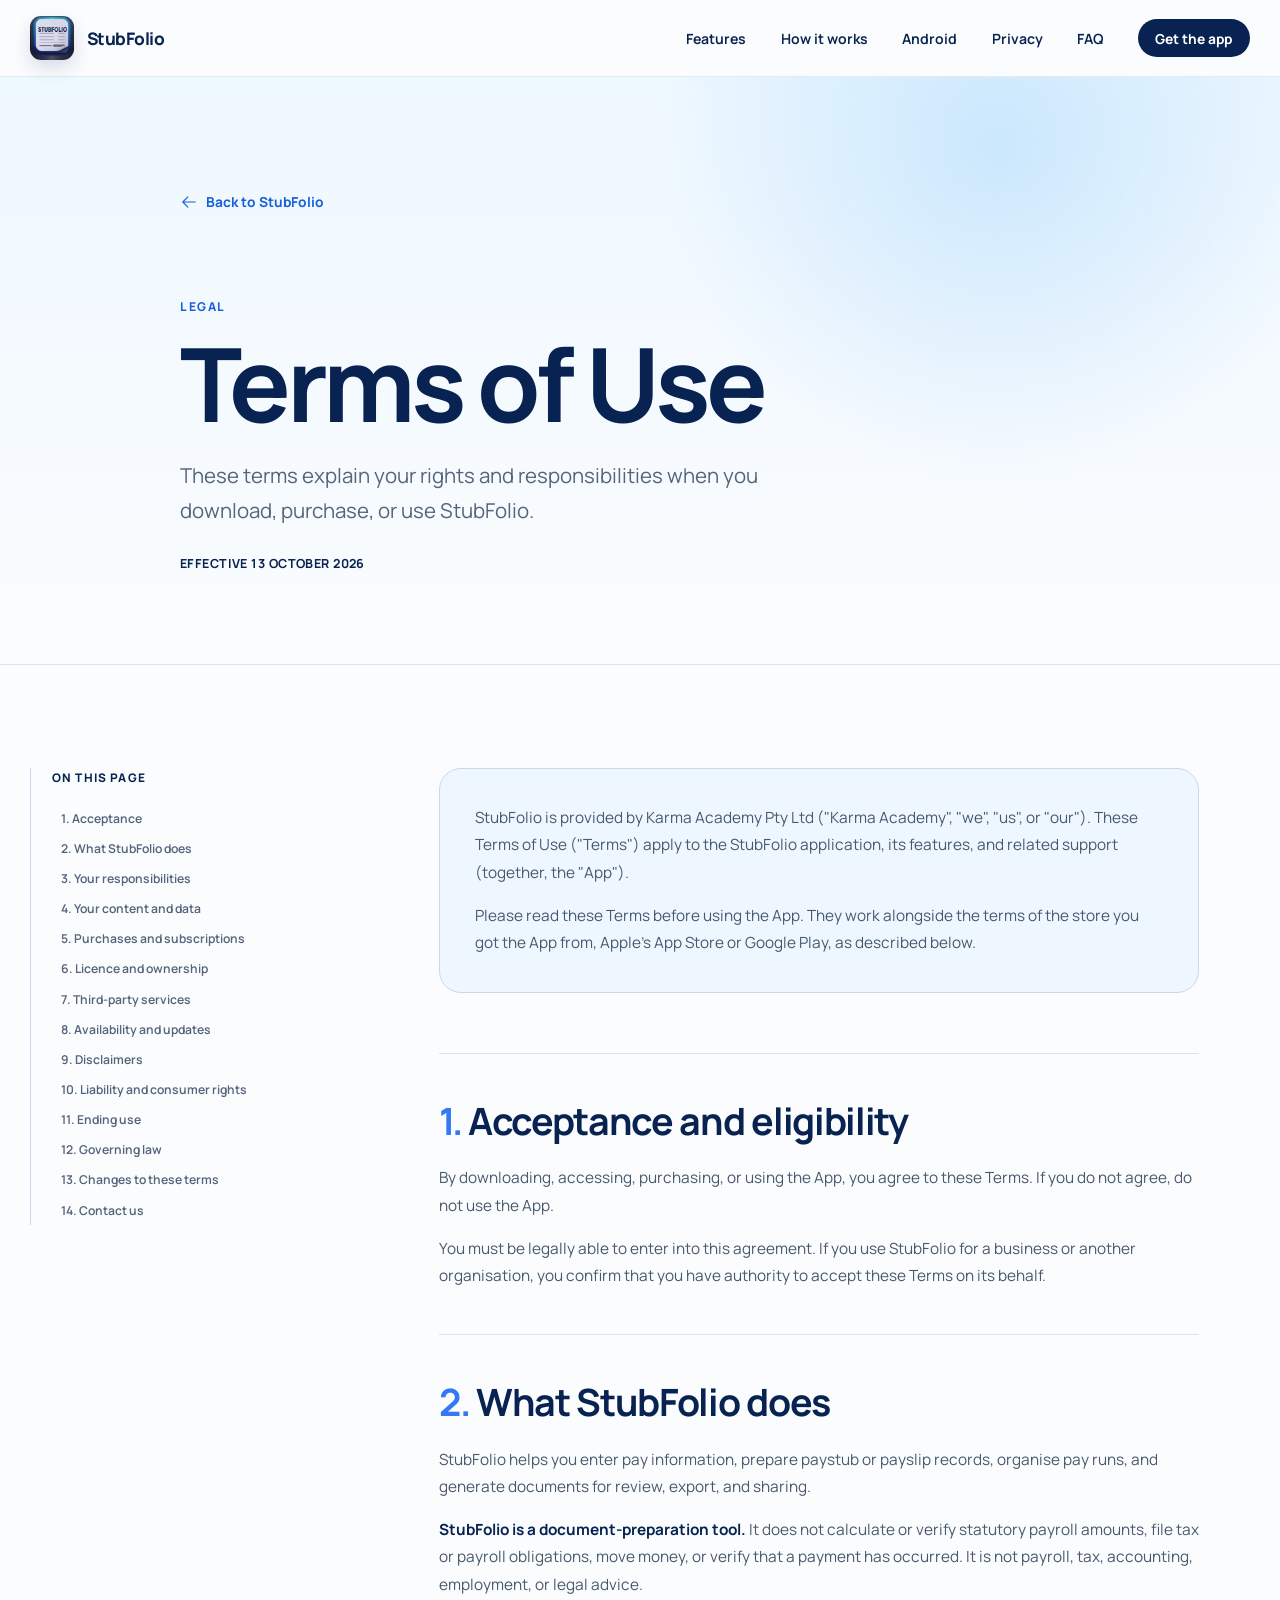
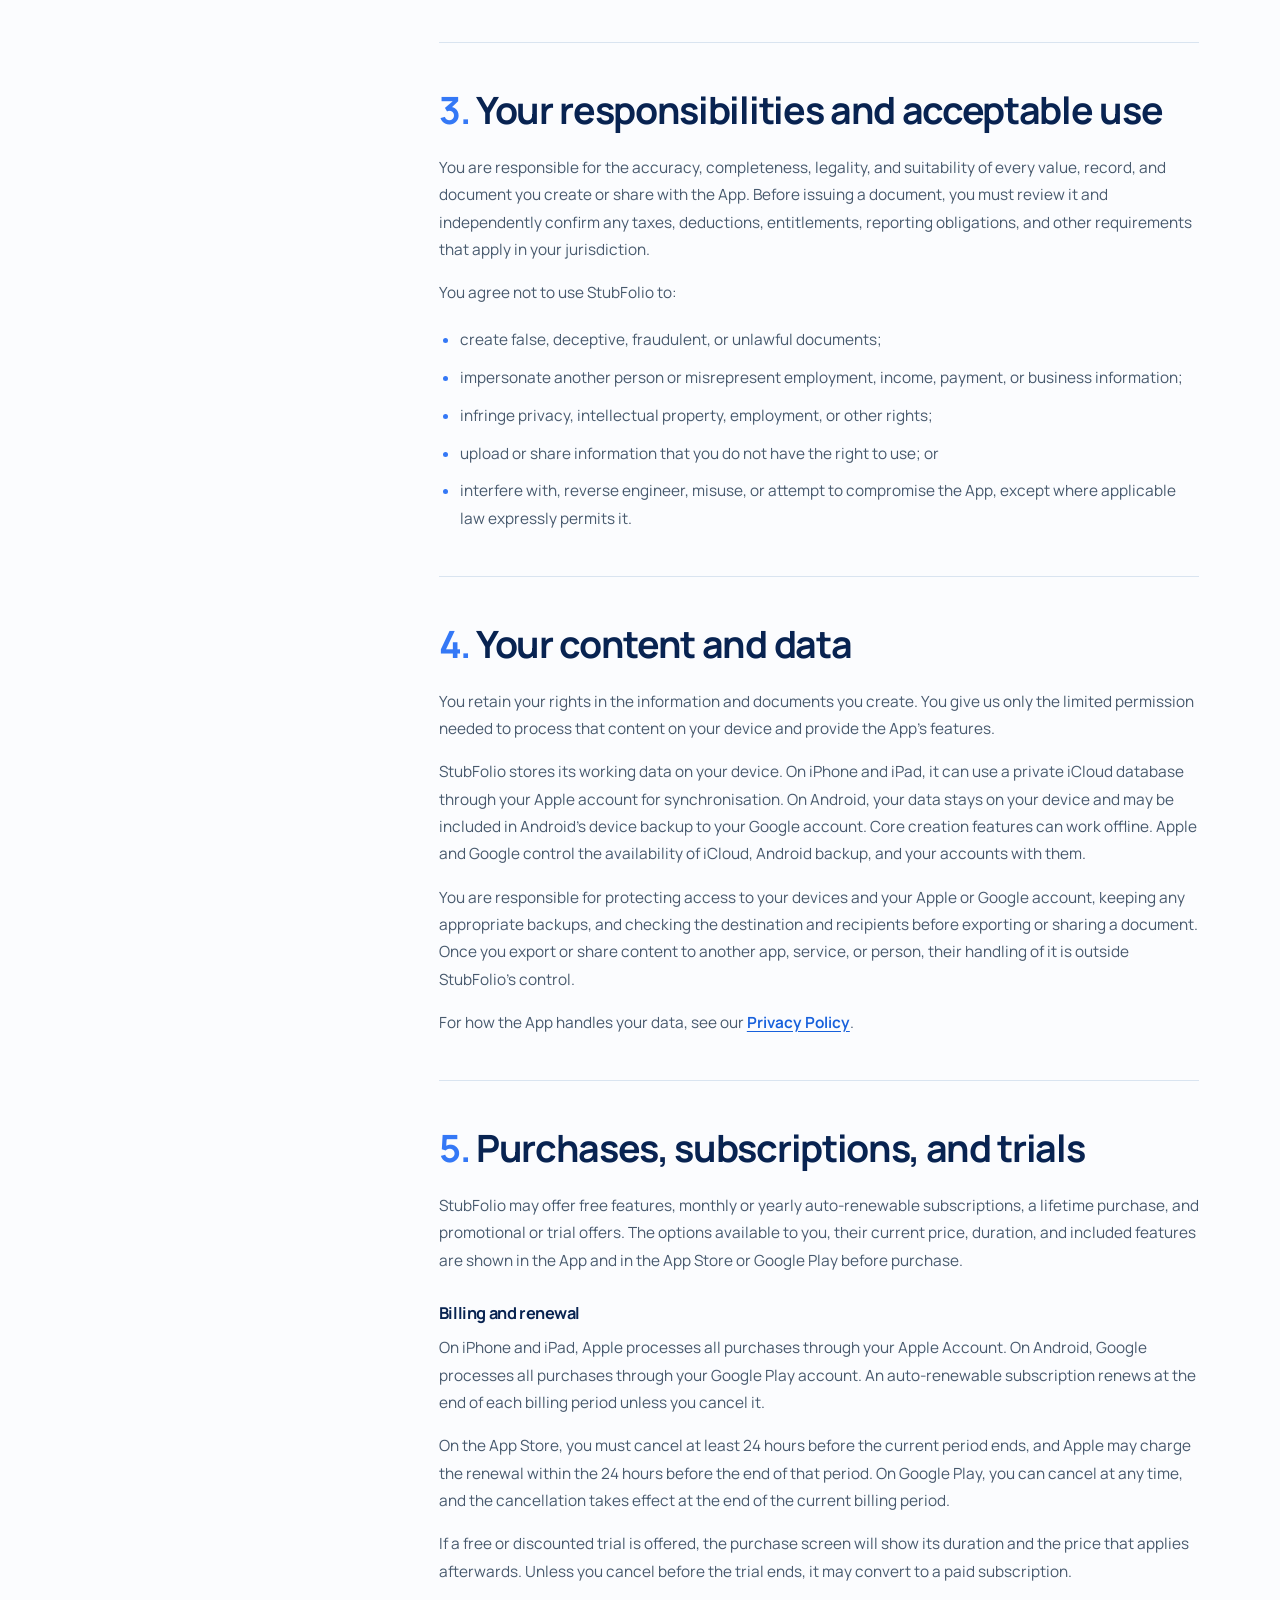
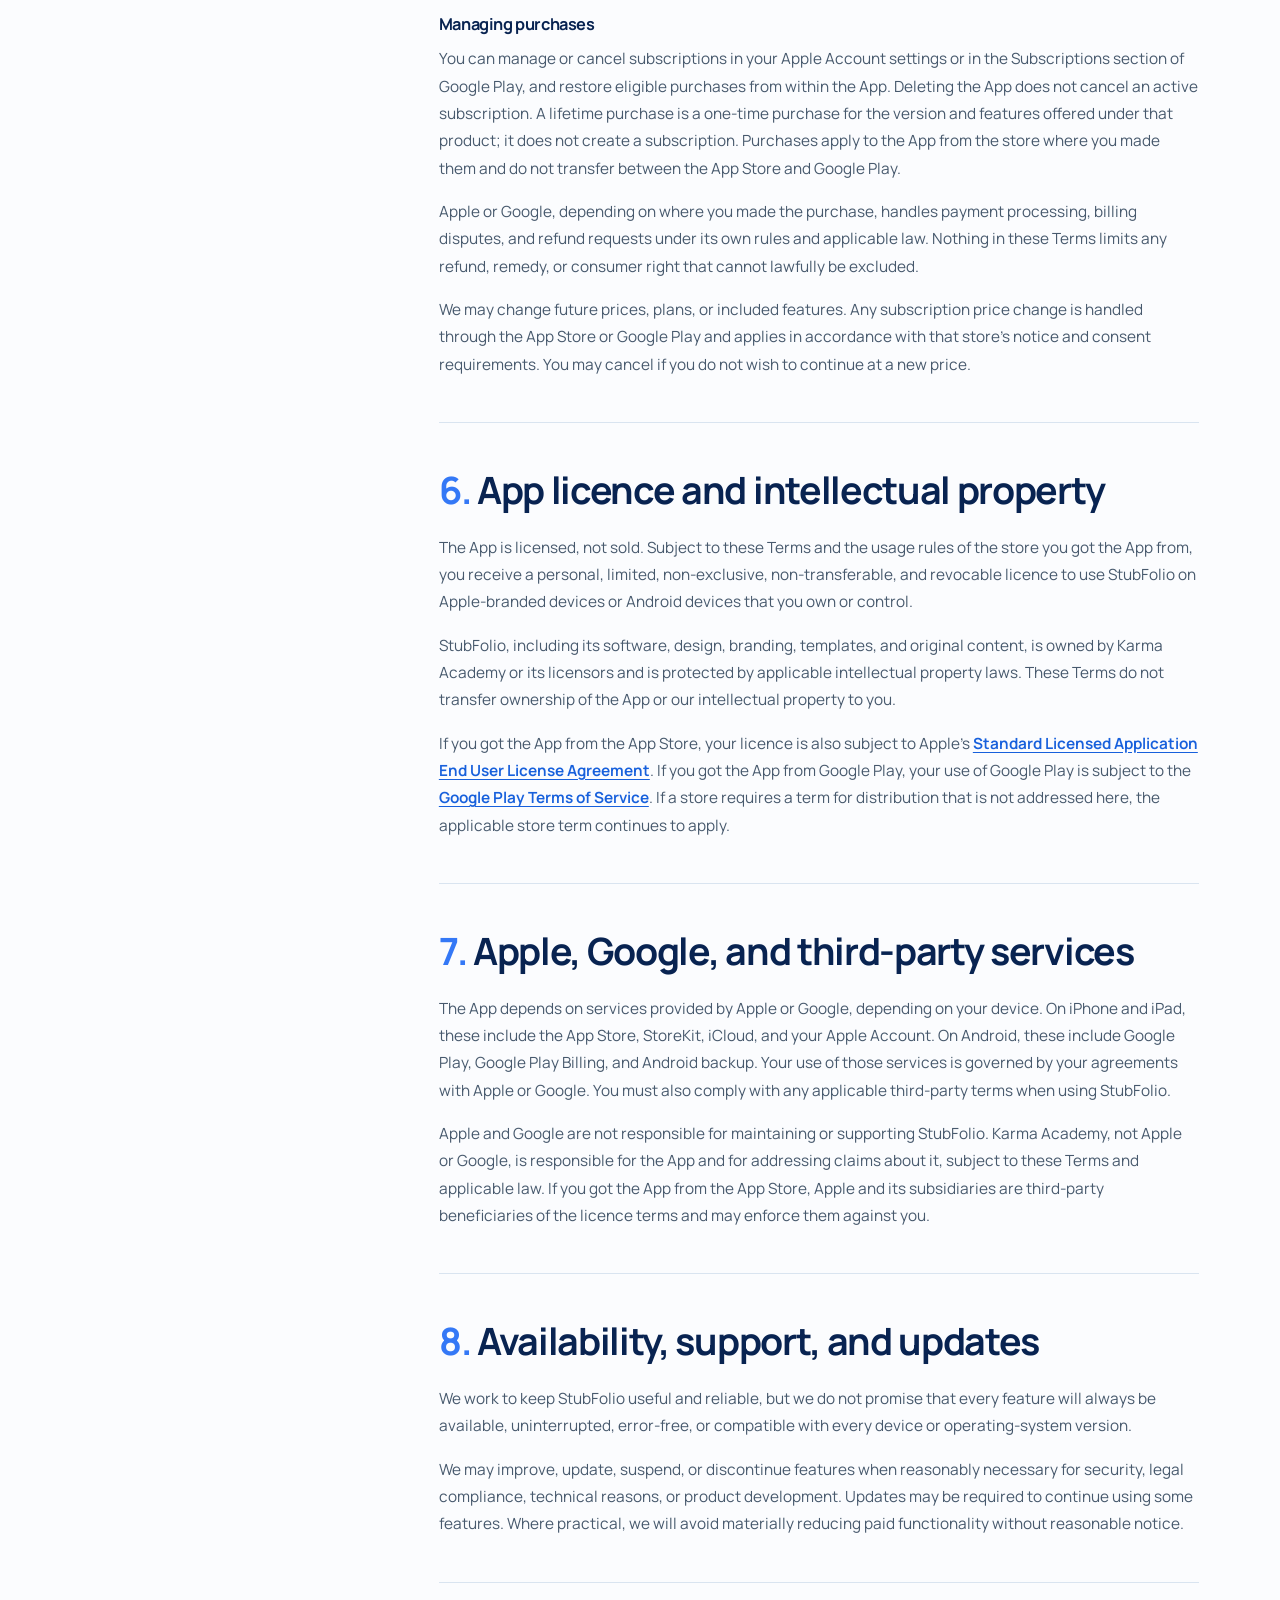
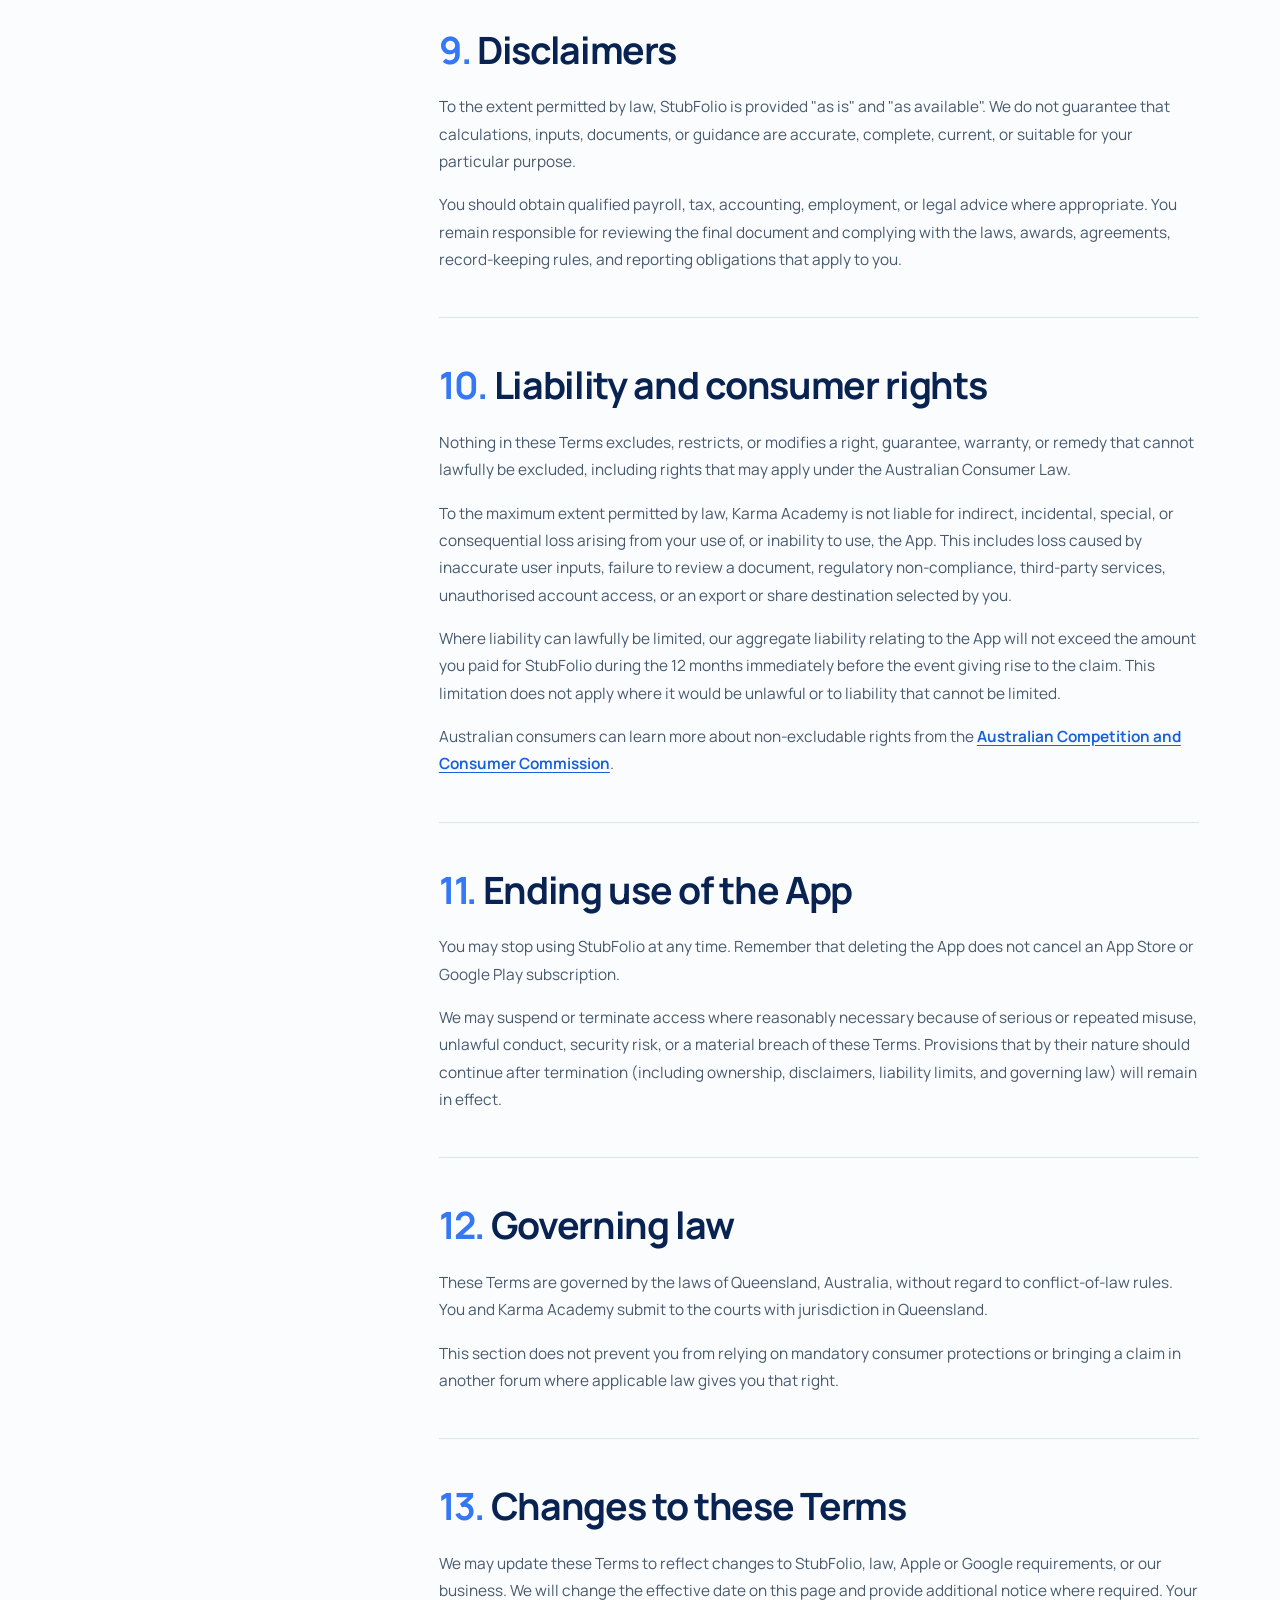
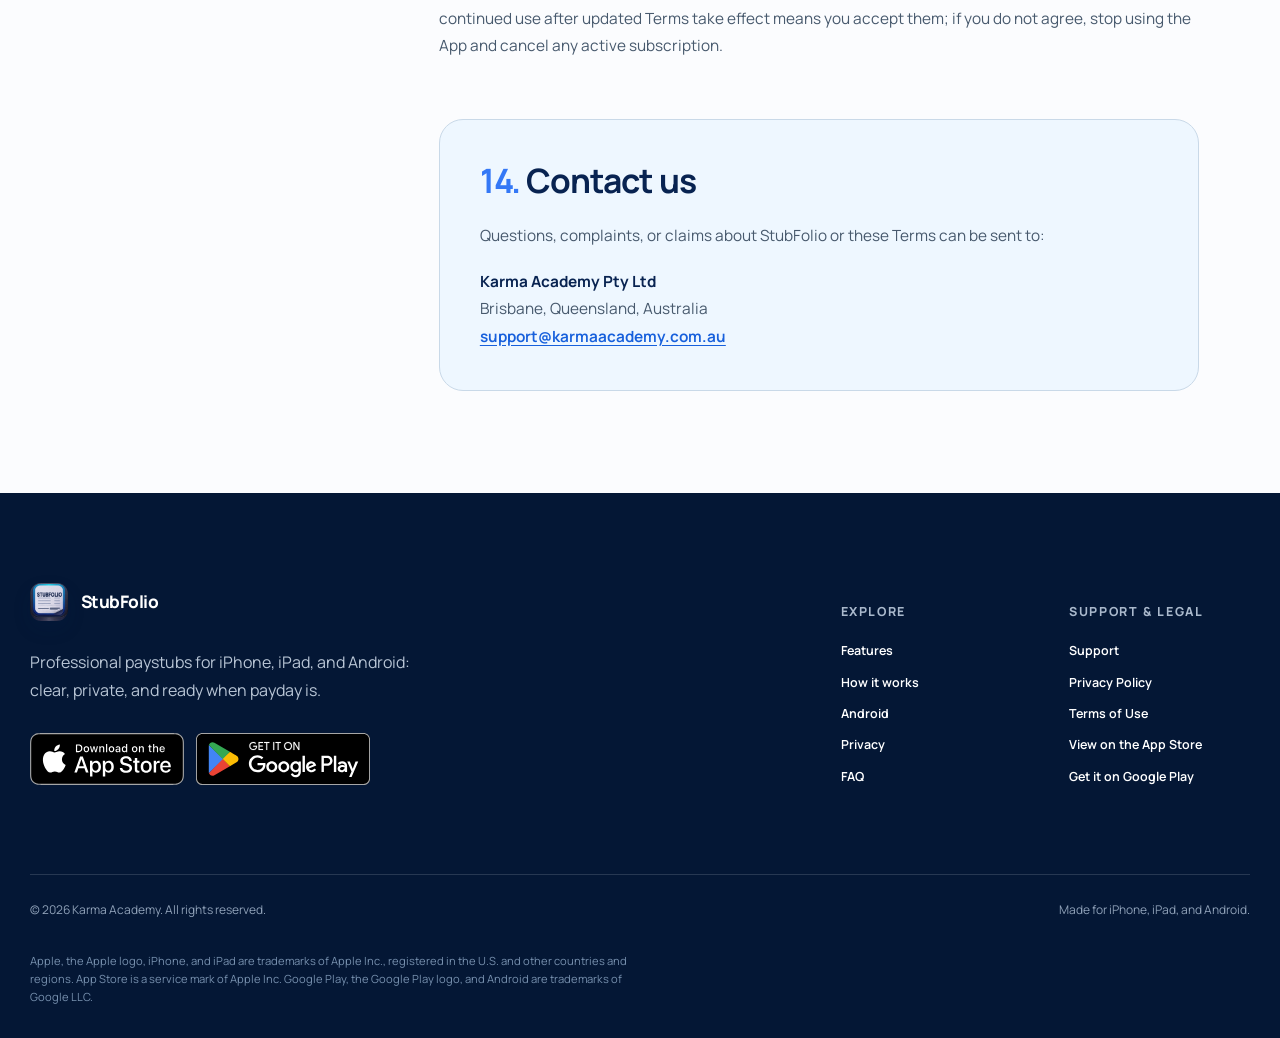
<file: terms.html>
<!doctype html>
<html lang="en-AU">
  <head>
    <meta charset="UTF-8" />
    <meta name="viewport" content="width=device-width, initial-scale=1.0" />
    <title>Terms of Use – StubFolio Paystub Maker</title>
    <meta
      name="description"
      content="Read the terms that apply when you download, purchase, or use the StubFolio paystub maker app for iPhone, iPad, and Android."
    />
    <meta name="robots" content="index,follow,max-snippet:-1" />
    <meta name="theme-color" content="#eef7ff" />
    <meta name="apple-itunes-app" content="app-id=6793854994" />
    <link rel="canonical" href="https://stubfolio.karmaacademy.com.au/terms.html" />
    <link rel="icon" href="images/favicon-64.png" sizes="64x64" type="image/png" />
    <link rel="apple-touch-icon" href="images/apple-touch-icon.png" />
    <link rel="manifest" href="site.webmanifest" />
    <link rel="stylesheet" href="styles.css" />

    <meta property="og:type" content="website" />
    <meta property="og:site_name" content="StubFolio" />
    <meta property="og:url" content="https://stubfolio.karmaacademy.com.au/terms.html" />
    <meta property="og:title" content="Terms of Use – StubFolio" />
    <meta
      property="og:description"
      content="The terms that apply when you download, purchase, or use StubFolio on iPhone, iPad, and Android."
    />
    <meta property="og:image" content="https://stubfolio.karmaacademy.com.au/images/og-stubfolio.png" />
    <meta property="og:image:width" content="1200" />
    <meta property="og:image:height" content="630" />
    <meta property="og:image:alt" content="StubFolio paystub maker shown on iPhone and iPad" />
    <meta name="twitter:card" content="summary_large_image" />
    <meta name="twitter:title" content="Terms of Use – StubFolio" />
    <meta
      name="twitter:description"
      content="The terms that apply when you download, purchase, or use StubFolio on iPhone, iPad, and Android."
    />
    <meta name="twitter:image" content="https://stubfolio.karmaacademy.com.au/images/og-stubfolio.png" />

    <script type="application/ld+json">
      {
        "@context": "https://schema.org",
        "@type": "WebPage",
        "name": "StubFolio Terms of Use",
        "description": "Terms that apply when downloading, purchasing, or using the StubFolio app.",
        "url": "https://stubfolio.karmaacademy.com.au/terms.html",
        "isPartOf": {
          "@type": "WebSite",
          "name": "StubFolio",
          "url": "https://stubfolio.karmaacademy.com.au/"
        },
        "dateModified": "2026-10-13",
        "inLanguage": "en-AU"
      }
    </script>
  </head>
  <body class="legal-page">
    <div id="site">
      <a class="skip-link" href="#main-content">Skip to content</a>
      <header class="site-header">
        <div class="site-header__inner page-shell">
          <a class="brand" href="/" aria-label="StubFolio home">
            <img alt="" width="1024" height="1024" src="images/stubfolio-icon.jpg" />
            <span>StubFolio</span>
          </a>
          <button class="menu-button" type="button" aria-label="Open navigation" aria-expanded="false" aria-controls="site-navigation">
            <svg xmlns="http://www.w3.org/2000/svg" width="22" height="22" fill="currentColor" viewBox="0 0 256 256" aria-hidden="true">
              <path d="M228,128a12,12,0,0,1-12,12H40a12,12,0,0,1,0-24H216A12,12,0,0,1,228,128ZM40,76H216a12,12,0,0,0,0-24H40a12,12,0,0,0,0,24ZM216,180H40a12,12,0,0,0,0,24H216a12,12,0,0,0,0-24Z" />
            </svg>
          </button>
          <nav id="site-navigation" class="site-navigation" aria-label="Primary navigation">
            <a href="/#features">Features</a>
            <a href="/#how-it-works">How it works</a>
            <a href="/#android">Android</a>
            <a href="/#privacy">Privacy</a>
            <a href="/#faq">FAQ</a>
            <a class="nav-download" href="/#download" data-cta-location="terms-header">Get the app</a>
          </nav>
        </div>
      </header>

      <main id="main-content">
        <header class="legal-hero">
          <div class="page-shell legal-hero__inner">
            <a class="legal-back-link" href="/">
              <svg xmlns="http://www.w3.org/2000/svg" width="18" height="18" fill="currentColor" viewBox="0 0 256 256" aria-hidden="true">
                <path d="M224,128a8,8,0,0,1-8,8H59.31l58.35,58.34a8,8,0,0,1-11.32,11.32l-72-72a8,8,0,0,1,0-11.32l72-72a8,8,0,0,1,11.32,11.32L59.31,120H216A8,8,0,0,1,224,128Z" />
              </svg>
              Back to StubFolio
            </a>
            <p class="eyebrow">Legal</p>
            <h1>Terms of Use</h1>
            <p class="legal-hero__lede">These terms explain your rights and responsibilities when you download, purchase, or use StubFolio.</p>
            <p class="legal-meta">Effective 13 October 2026</p>
          </div>
        </header>

        <div class="page-shell legal-layout">
          <aside class="legal-toc" aria-labelledby="terms-contents-title">
            <div class="legal-toc__inner">
              <p class="legal-toc__label" id="terms-contents-title">On this page</p>
              <nav aria-label="Terms of Use contents">
                <a href="#acceptance">1. Acceptance</a>
                <a href="#purpose">2. What StubFolio does</a>
                <a href="#responsibilities">3. Your responsibilities</a>
                <a href="#data">4. Your content and data</a>
                <a href="#purchases">5. Purchases and subscriptions</a>
                <a href="#licence">6. Licence and ownership</a>
                <a href="#services">7. Third-party services</a>
                <a href="#availability">8. Availability and updates</a>
                <a href="#disclaimers">9. Disclaimers</a>
                <a href="#liability">10. Liability and consumer rights</a>
                <a href="#ending">11. Ending use</a>
                <a href="#law">12. Governing law</a>
                <a href="#changes">13. Changes to these terms</a>
                <a href="#contact">14. Contact us</a>
              </nav>
            </div>
          </aside>

          <article class="legal-content">
            <div class="legal-intro">
              <p>StubFolio is provided by Karma Academy Pty Ltd ("Karma Academy", "we", "us", or "our"). These Terms of Use ("Terms") apply to the StubFolio application, its features, and related support (together, the "App").</p>
              <p>Please read these Terms before using the App. They work alongside the terms of the store you got the App from, Apple&#8217;s App Store or Google Play, as described below.</p>
            </div>

            <section class="legal-section" id="acceptance">
              <h2><span>1.</span> Acceptance and eligibility</h2>
              <p>By downloading, accessing, purchasing, or using the App, you agree to these Terms. If you do not agree, do not use the App.</p>
              <p>You must be legally able to enter into this agreement. If you use StubFolio for a business or another organisation, you confirm that you have authority to accept these Terms on its behalf.</p>
            </section>

            <section class="legal-section" id="purpose">
              <h2><span>2.</span> What StubFolio does</h2>
              <p>StubFolio helps you enter pay information, prepare paystub or payslip records, organise pay runs, and generate documents for review, export, and sharing.</p>
              <p><strong>StubFolio is a document-preparation tool.</strong> It does not calculate or verify statutory payroll amounts, file tax or payroll obligations, move money, or verify that a payment has occurred. It is not payroll, tax, accounting, employment, or legal advice.</p>
            </section>

            <section class="legal-section" id="responsibilities">
              <h2><span>3.</span> Your responsibilities and acceptable use</h2>
              <p>You are responsible for the accuracy, completeness, legality, and suitability of every value, record, and document you create or share with the App. Before issuing a document, you must review it and independently confirm any taxes, deductions, entitlements, reporting obligations, and other requirements that apply in your jurisdiction.</p>
              <p>You agree not to use StubFolio to:</p>
              <ul>
                <li>create false, deceptive, fraudulent, or unlawful documents;</li>
                <li>impersonate another person or misrepresent employment, income, payment, or business information;</li>
                <li>infringe privacy, intellectual property, employment, or other rights;</li>
                <li>upload or share information that you do not have the right to use; or</li>
                <li>interfere with, reverse engineer, misuse, or attempt to compromise the App, except where applicable law expressly permits it.</li>
              </ul>
            </section>

            <section class="legal-section" id="data">
              <h2><span>4.</span> Your content and data</h2>
              <p>You retain your rights in the information and documents you create. You give us only the limited permission needed to process that content on your device and provide the App's features.</p>
              <p>StubFolio stores its working data on your device. On iPhone and iPad, it can use a private iCloud database through your Apple account for synchronisation. On Android, your data stays on your device and may be included in Android&#8217;s device backup to your Google account. Core creation features can work offline. Apple and Google control the availability of iCloud, Android backup, and your accounts with them.</p>
              <p>You are responsible for protecting access to your devices and your Apple or Google account, keeping any appropriate backups, and checking the destination and recipients before exporting or sharing a document. Once you export or share content to another app, service, or person, their handling of it is outside StubFolio's control.</p>
              <p>For how the App handles your data, see our <a href="/#privacy-policy">Privacy Policy</a>.</p>
            </section>

            <section class="legal-section" id="purchases">
              <h2><span>5.</span> Purchases, subscriptions, and trials</h2>
              <p>StubFolio may offer free features, monthly or yearly auto-renewable subscriptions, a lifetime purchase, and promotional or trial offers. The options available to you, their current price, duration, and included features are shown in the App and in the App Store or Google Play before purchase.</p>
              <h3>Billing and renewal</h3>
              <p>On iPhone and iPad, Apple processes all purchases through your Apple Account. On Android, Google processes all purchases through your Google Play account. An auto-renewable subscription renews at the end of each billing period unless you cancel it.</p>
              <p>On the App Store, you must cancel at least 24 hours before the current period ends, and Apple may charge the renewal within the 24 hours before the end of that period. On Google Play, you can cancel at any time, and the cancellation takes effect at the end of the current billing period.</p>
              <p>If a free or discounted trial is offered, the purchase screen will show its duration and the price that applies afterwards. Unless you cancel before the trial ends, it may convert to a paid subscription.</p>
              <h3>Managing purchases</h3>
              <p>You can manage or cancel subscriptions in your Apple Account settings or in the Subscriptions section of Google Play, and restore eligible purchases from within the App. Deleting the App does not cancel an active subscription. A lifetime purchase is a one-time purchase for the version and features offered under that product; it does not create a subscription. Purchases apply to the App from the store where you made them and do not transfer between the App Store and Google Play.</p>
              <p>Apple or Google, depending on where you made the purchase, handles payment processing, billing disputes, and refund requests under its own rules and applicable law. Nothing in these Terms limits any refund, remedy, or consumer right that cannot lawfully be excluded.</p>
              <p>We may change future prices, plans, or included features. Any subscription price change is handled through the App Store or Google Play and applies in accordance with that store's notice and consent requirements. You may cancel if you do not wish to continue at a new price.</p>
            </section>

            <section class="legal-section" id="licence">
              <h2><span>6.</span> App licence and intellectual property</h2>
              <p>The App is licensed, not sold. Subject to these Terms and the usage rules of the store you got the App from, you receive a personal, limited, non-exclusive, non-transferable, and revocable licence to use StubFolio on Apple-branded devices or Android devices that you own or control.</p>
              <p>StubFolio, including its software, design, branding, templates, and original content, is owned by Karma Academy or its licensors and is protected by applicable intellectual property laws. These Terms do not transfer ownership of the App or our intellectual property to you.</p>
              <p>If you got the App from the App Store, your licence is also subject to Apple's <a href="https://www.apple.com/legal/internet-services/itunes/dev/stdeula/">Standard Licensed Application End User License Agreement</a>. If you got the App from Google Play, your use of Google Play is subject to the <a href="https://play.google.com/about/play-terms/">Google Play Terms of Service</a>. If a store requires a term for distribution that is not addressed here, the applicable store term continues to apply.</p>
            </section>

            <section class="legal-section" id="services">
              <h2><span>7.</span> Apple, Google, and third-party services</h2>
              <p>The App depends on services provided by Apple or Google, depending on your device. On iPhone and iPad, these include the App Store, StoreKit, iCloud, and your Apple Account. On Android, these include Google Play, Google Play Billing, and Android backup. Your use of those services is governed by your agreements with Apple or Google. You must also comply with any applicable third-party terms when using StubFolio.</p>
              <p>Apple and Google are not responsible for maintaining or supporting StubFolio. Karma Academy, not Apple or Google, is responsible for the App and for addressing claims about it, subject to these Terms and applicable law. If you got the App from the App Store, Apple and its subsidiaries are third-party beneficiaries of the licence terms and may enforce them against you.</p>
            </section>

            <section class="legal-section" id="availability">
              <h2><span>8.</span> Availability, support, and updates</h2>
              <p>We work to keep StubFolio useful and reliable, but we do not promise that every feature will always be available, uninterrupted, error-free, or compatible with every device or operating-system version.</p>
              <p>We may improve, update, suspend, or discontinue features when reasonably necessary for security, legal compliance, technical reasons, or product development. Updates may be required to continue using some features. Where practical, we will avoid materially reducing paid functionality without reasonable notice.</p>
            </section>

            <section class="legal-section" id="disclaimers">
              <h2><span>9.</span> Disclaimers</h2>
              <p>To the extent permitted by law, StubFolio is provided "as is" and "as available". We do not guarantee that calculations, inputs, documents, or guidance are accurate, complete, current, or suitable for your particular purpose.</p>
              <p>You should obtain qualified payroll, tax, accounting, employment, or legal advice where appropriate. You remain responsible for reviewing the final document and complying with the laws, awards, agreements, record-keeping rules, and reporting obligations that apply to you.</p>
            </section>

            <section class="legal-section" id="liability">
              <h2><span>10.</span> Liability and consumer rights</h2>
              <p>Nothing in these Terms excludes, restricts, or modifies a right, guarantee, warranty, or remedy that cannot lawfully be excluded, including rights that may apply under the Australian Consumer Law.</p>
              <p>To the maximum extent permitted by law, Karma Academy is not liable for indirect, incidental, special, or consequential loss arising from your use of, or inability to use, the App. This includes loss caused by inaccurate user inputs, failure to review a document, regulatory non-compliance, third-party services, unauthorised account access, or an export or share destination selected by you.</p>
              <p>Where liability can lawfully be limited, our aggregate liability relating to the App will not exceed the amount you paid for StubFolio during the 12 months immediately before the event giving rise to the claim. This limitation does not apply where it would be unlawful or to liability that cannot be limited.</p>
              <p>Australian consumers can learn more about non-excludable rights from the <a href="https://www.accc.gov.au/consumers/buying-products-and-services/consumer-rights-and-guarantees">Australian Competition and Consumer Commission</a>.</p>
            </section>

            <section class="legal-section" id="ending">
              <h2><span>11.</span> Ending use of the App</h2>
              <p>You may stop using StubFolio at any time. Remember that deleting the App does not cancel an App Store or Google Play subscription.</p>
              <p>We may suspend or terminate access where reasonably necessary because of serious or repeated misuse, unlawful conduct, security risk, or a material breach of these Terms. Provisions that by their nature should continue after termination (including ownership, disclaimers, liability limits, and governing law) will remain in effect.</p>
            </section>

            <section class="legal-section" id="law">
              <h2><span>12.</span> Governing law</h2>
              <p>These Terms are governed by the laws of Queensland, Australia, without regard to conflict-of-law rules. You and Karma Academy submit to the courts with jurisdiction in Queensland.</p>
              <p>This section does not prevent you from relying on mandatory consumer protections or bringing a claim in another forum where applicable law gives you that right.</p>
            </section>

            <section class="legal-section" id="changes">
              <h2><span>13.</span> Changes to these Terms</h2>
              <p>We may update these Terms to reflect changes to StubFolio, law, Apple or Google requirements, or our business. We will change the effective date on this page and provide additional notice where required. Your continued use after updated Terms take effect means you accept them; if you do not agree, stop using the App and cancel any active subscription.</p>
            </section>

            <section class="legal-section legal-section--contact" id="contact">
              <h2><span>14.</span> Contact us</h2>
              <p>Questions, complaints, or claims about StubFolio or these Terms can be sent to:</p>
              <address>
                <strong>Karma Academy Pty Ltd</strong><br />
                Brisbane, Queensland, Australia<br />
                <a href="mailto:support@karmaacademy.com.au">support@karmaacademy.com.au</a>
              </address>
            </section>
          </article>
        </div>
      </main>

      <footer class="site-footer" id="site-footer">
        <div class="page-shell site-footer__top">
          <div class="site-footer__brand-block">
            <a class="brand brand--footer" href="/" aria-label="StubFolio home">
              <img src="images/stubfolio-icon.jpg" alt="" width="1024" height="1024" loading="lazy" />
              <span>StubFolio</span>
            </a>
            <p>Professional paystubs for iPhone, iPad, and Android: clear, private, and ready when payday is.</p>
            <div class="store-badges store-badges--footer">
              <a class="app-store-button" href="https://apps.apple.com/app/id6793854994" aria-label="Download StubFolio on the App Store" data-cta-location="terms-footer">
                <img src="images/download-on-app-store.svg" alt="Download on the App Store" width="924" height="310" />
              </a>
              <a class="google-play-button" href="https://play.google.com/store/apps/details?id=com.karmaacademy.payly" aria-label="Get StubFolio on Google Play" data-cta-location="terms-footer">
                <img src="images/get-it-on-google-play.svg" alt="Get it on Google Play" width="239" height="71" />
              </a>
            </div>
          </div>
          <div class="site-footer__links">
            <nav aria-label="Explore StubFolio">
              <p class="site-footer__label">Explore</p>
              <a href="/#features">Features</a>
              <a href="/#how-it-works">How it works</a>
              <a href="/#android">Android</a>
              <a href="/#privacy">Privacy</a>
              <a href="/#faq">FAQ</a>
            </nav>
            <nav aria-label="StubFolio support and legal">
              <p class="site-footer__label">Support &amp; legal</p>
              <a href="mailto:support@karmaacademy.com.au">Support</a>
              <a href="/#privacy-policy">Privacy Policy</a>
              <a href="terms.html" aria-current="page">Terms of Use</a>
              <a href="https://apps.apple.com/app/id6793854994">View on the App Store</a>
              <a href="https://play.google.com/store/apps/details?id=com.karmaacademy.payly">Get it on Google Play</a>
            </nav>
          </div>
        </div>
        <div class="page-shell site-footer__bottom">
          <p>© 2026 Karma Academy. All rights reserved.</p>
          <p>Made for iPhone, iPad, and Android.</p>
        </div>
        <div class="page-shell site-footer__trademarks">
          <p>Apple, the Apple logo, iPhone, and iPad are trademarks of Apple Inc., registered in the U.S. and other countries and regions. App Store is a service mark of Apple Inc. Google Play, the Google Play logo, and Android are trademarks of Google LLC.</p>
        </div>
      </footer>
    </div>
    <script src="script.js" defer></script>
  </body>
</html>
</file>
<file: styles.css>
@font-face {
  font-family: "Manrope Variable";
  font-style: normal;
  font-display: swap;
  font-weight: 200 800;
  src: url("fonts/manrope-latin-wght-normal.woff2") format("woff2");
}

:root {
  color-scheme: light;
  font-family: "Manrope Variable", Manrope, -apple-system, BlinkMacSystemFont, "Segoe UI", sans-serif;
  color: #0a2555;
  background: #fbfcfe;
  font-synthesis: none;
  text-rendering: optimizeLegibility;
  --navy: #082351;
  --navy-deep: #041735;
  --blue: #3478f6;
  --blue-dark: #1760dc;
  --ink-muted: #53647c;
  --paper: #fbfcfe;
  --white: #ffffff;
  --ice: #eef7ff;
  --ice-strong: #e5f2ff;
  --line: #d9e4f0;
  --success: #149655;
  --shadow-soft: 0 24px 70px rgba(8, 35, 81, 0.12);
  --shadow-device: 0 28px 64px rgba(5, 26, 60, 0.2);
  --radius-large: 30px;
  --radius-medium: 20px;
  --page-width: 1220px;
  --section-space: clamp(5.5rem, 10vw, 9rem);
}

* {
  box-sizing: border-box;
}

html {
  scroll-behavior: smooth;
  scroll-padding-top: 92px;
  overflow-x: clip;
  background: var(--paper);
}

body {
  margin: 0;
  min-width: 320px;
  min-height: 100vh;
  overflow-x: clip;
  background: var(--paper);
  color: var(--navy);
  -webkit-font-smoothing: antialiased;
}

#site,
main {
  max-width: 100%;
  overflow-x: clip;
}

body,
button,
a {
  font: inherit;
}

img,
svg {
  display: block;
  max-width: 100%;
  height: auto;
}

a {
  color: inherit;
}

p,
h1,
h2,
h3,
figure {
  margin: 0;
}

p {
  color: var(--ink-muted);
  font-size: clamp(1rem, 1.25vw, 1.12rem);
  line-height: 1.75;
}

h1,
h2,
h3 {
  color: var(--navy);
  letter-spacing: -0.045em;
  text-wrap: balance;
}

h1 {
  max-width: 10.5ch;
  font-size: clamp(3.2rem, 6.7vw, 6.75rem);
  font-weight: 720;
  line-height: 0.98;
}

h2 {
  font-size: clamp(2.2rem, 4.4vw, 4.7rem);
  font-weight: 700;
  line-height: 1.04;
}

h3 {
  font-size: 1.12rem;
  font-weight: 700;
  line-height: 1.3;
  letter-spacing: -0.025em;
}

:focus-visible {
  outline: 3px solid var(--blue);
  outline-offset: 4px;
}

.skip-link {
  position: fixed;
  z-index: 1000;
  top: 1rem;
  left: 1rem;
  translate: 0 -180%;
  border-radius: 999px;
  background: var(--navy-deep);
  color: var(--white);
  padding: 0.75rem 1rem;
  text-decoration: none;
}

.skip-link:focus {
  translate: 0;
}

.page-shell {
  width: min(calc(100% - 40px), var(--page-width));
  margin-inline: auto;
}

.section {
  padding-block: var(--section-space);
}

.eyebrow {
  margin-bottom: 1.15rem;
  color: var(--blue-dark);
  font-size: 0.76rem;
  font-weight: 760;
  line-height: 1.3;
  letter-spacing: 0.13em;
  text-transform: uppercase;
}

.site-header {
  position: relative;
  z-index: 100;
  top: 0;
  border-bottom: 1px solid rgba(217, 228, 240, 0.72);
  background: var(--paper);
}

.site-header__inner {
  display: flex;
  min-height: 76px;
  align-items: center;
  justify-content: space-between;
  gap: 2rem;
}

.brand {
  display: inline-flex;
  align-items: center;
  gap: 0.8rem;
  color: var(--navy);
  font-size: 1.08rem;
  font-weight: 760;
  letter-spacing: -0.03em;
  text-decoration: none;
}

.brand img {
  width: 44px;
  height: 44px;
  border-radius: 11px;
  box-shadow: 0 8px 18px rgba(8, 35, 81, 0.14);
}

.site-navigation {
  display: flex;
  align-items: center;
  gap: clamp(1.2rem, 2.7vw, 2.4rem);
}

.site-navigation > a:not(.nav-download) {
  position: relative;
  color: var(--navy);
  font-size: 0.88rem;
  font-weight: 650;
  text-decoration: none;
}

.site-navigation > a:not(.nav-download)::after {
  position: absolute;
  right: 0;
  bottom: -0.45rem;
  left: 0;
  height: 2px;
  background: var(--blue);
  content: "";
  scale: 0 1;
  transform-origin: right;
  transition: scale 180ms ease;
}

.site-navigation > a:not(.nav-download):hover::after {
  scale: 1 1;
  transform-origin: left;
}

.menu-button {
  display: none;
  width: 44px;
  height: 44px;
  align-items: center;
  justify-content: center;
  border: 1px solid var(--line);
  border-radius: 50%;
  background: var(--white);
  color: var(--navy);
}

.app-store-button,
.google-play-button {
  display: inline-flex;
  width: 174px;
  border-radius: 10px;
  transition: translate 180ms ease, filter 180ms ease;
}

/* The Google Play badge is wider than the App Store badge; this width matches their heights. */
.google-play-button {
  width: 197px;
}

.app-store-button img,
.google-play-button img {
  width: 100%;
  height: auto;
}

.app-store-button:hover,
.google-play-button:hover {
  filter: brightness(1.08);
  translate: 0 -2px;
}

.store-badges {
  display: flex;
  flex-wrap: wrap;
  align-items: center;
  gap: 0.75rem;
}

.nav-download {
  display: inline-flex;
  align-items: center;
  border-radius: 999px;
  background: var(--navy);
  color: var(--white);
  padding: 0.62rem 1.1rem;
  font-size: 0.86rem;
  font-weight: 720;
  text-decoration: none;
  transition: background 180ms ease;
}

.nav-download:hover {
  background: var(--blue-dark);
}

.hero {
  position: relative;
  min-height: min(900px, calc(100vh - 76px));
  display: grid;
  align-items: center;
  padding-top: clamp(4.5rem, 8vw, 7.5rem);
  background: var(--paper);
}

.hero__grid {
  display: grid;
  grid-template-columns: minmax(0, 0.92fr) minmax(520px, 1.08fr);
  align-items: center;
  gap: clamp(2rem, 5vw, 6rem);
}

.hero__copy {
  position: relative;
  z-index: 2;
}

.hero__lede {
  max-width: 56ch;
  margin-top: 2rem;
  font-size: clamp(1.06rem, 1.4vw, 1.25rem);
}

.hero__actions {
  display: flex;
  flex-wrap: wrap;
  align-items: center;
  gap: 1.1rem 1.4rem;
  margin-top: 2.1rem;
}

.text-link,
.inline-cta {
  display: inline-flex;
  align-items: center;
  gap: 0.45rem;
  color: var(--navy);
  font-size: 0.96rem;
  font-weight: 720;
  text-decoration: none;
}

.text-link:hover,
.inline-cta:hover {
  color: var(--blue-dark);
}

.hero__note {
  margin-top: 1.35rem;
  font-size: 0.78rem;
  font-weight: 620;
  line-height: 1.5;
}

.hero-devices {
  position: relative;
  min-height: 610px;
}

.device-frame {
  overflow: hidden;
  border: 1px solid #b8c5d3;
  background: #0a1422;
  box-shadow: var(--shadow-device);
}

.device-frame img {
  width: 100%;
  height: 100%;
  object-fit: cover;
  object-position: top;
}

.device-frame--phone {
  border-width: 7px;
  border-radius: 42px;
}

.device-frame--ipad {
  border-width: 8px;
  border-radius: 30px;
}

.hero-devices__ipad {
  position: absolute;
  top: 1rem;
  right: -3.5rem;
  width: min(680px, 96%);
  aspect-ratio: 1.27;
}

.hero-devices__phone {
  position: absolute;
  z-index: 2;
  bottom: -0.4rem;
  left: 1.5rem;
  width: 218px;
  aspect-ratio: 1320 / 2868;
}

.feature-band {
  border-block: 1px solid #dce8f3;
  background: var(--ice);
  padding-block: clamp(2.6rem, 5vw, 4rem);
}

.feature-band__grid {
  display: grid;
  grid-template-columns: repeat(5, minmax(0, 1fr));
  gap: clamp(1rem, 3vw, 2.4rem);
}

.feature-highlight {
  min-width: 0;
}

.feature-highlight svg {
  margin-bottom: 1rem;
  color: var(--blue);
}

.feature-highlight h2 {
  margin-bottom: 0.65rem;
  font-size: 0.96rem;
  line-height: 1.3;
  letter-spacing: -0.025em;
}

.feature-highlight p {
  font-size: 0.78rem;
  line-height: 1.65;
}

.story-section {
  overflow: hidden;
  border-bottom: 1px solid var(--line);
  background: var(--white);
}

.story-section--ice {
  background: var(--ice);
}

.story-grid {
  display: grid;
  grid-template-columns: minmax(330px, 0.78fr) minmax(0, 1.22fr);
  align-items: center;
  gap: clamp(3rem, 8vw, 8.5rem);
}

.story-grid--visual-first {
  grid-template-columns: minmax(0, 1.2fr) minmax(330px, 0.8fr);
}

.story-copy h2 {
  max-width: 11ch;
}

.story-copy > p:not(.eyebrow) {
  max-width: 53ch;
  margin-top: 1.6rem;
}

.check-list {
  display: grid;
  gap: 0.75rem;
  margin: 1.8rem 0 0;
  padding: 0;
  color: var(--navy);
  list-style: none;
}

.check-list li {
  display: flex;
  align-items: center;
  gap: 0.65rem;
  font-size: 0.9rem;
  font-weight: 630;
}

.check-list svg {
  flex: 0 0 auto;
  color: var(--blue);
}

.phone-sequence {
  display: grid;
  grid-template-columns: repeat(3, minmax(0, 1fr));
  align-items: end;
  gap: clamp(0.7rem, 1.6vw, 1.2rem);
}

.phone-sequence .device-frame {
  aspect-ratio: 1320 / 2868;
  border-width: 4px;
  border-radius: 28px;
  box-shadow: 0 18px 45px rgba(8, 35, 81, 0.13);
}

.phone-sequence .device-frame:nth-child(2) {
  translate: 0 -2rem;
}

.phone-sequence--android .device-frame {
  aspect-ratio: 1080 / 2400;
}

.android-section__badge {
  margin-top: 1.8rem;
}

.wide-product-crop {
  overflow: hidden;
  aspect-ratio: 1.56;
  border: 1px solid #c9d6e3;
  border-radius: var(--radius-large);
  background: var(--white);
  box-shadow: var(--shadow-soft);
}

.wide-product-crop img {
  width: 100%;
  height: 177%;
  object-fit: cover;
  object-position: top;
}

.wide-product-crop--editor img {
  object-position: 50% 7%;
}

.inline-cta {
  margin-top: 1.6rem;
  color: var(--blue-dark);
}

.mini-proof {
  display: flex;
  max-width: 460px;
  align-items: center;
  gap: 1rem;
  margin-top: 1.7rem;
  border-top: 1px solid var(--line);
  padding-top: 1.3rem;
  color: var(--ink-muted);
  font-size: 0.86rem;
  line-height: 1.55;
}

.mini-proof svg {
  flex: 0 0 auto;
  color: var(--blue);
}

.mini-proof strong {
  color: var(--navy);
}

.template-composition {
  position: relative;
  min-height: 620px;
}

.template-composition__ipad {
  position: absolute;
  top: 0;
  left: -7rem;
  width: min(700px, 98%);
  aspect-ratio: 1.28;
}

.template-composition__phone {
  position: absolute;
  z-index: 2;
  right: -0.4rem;
  bottom: 0;
  width: 205px;
  aspect-ratio: 1320 / 2868;
}

.format-list {
  display: flex;
  flex-wrap: wrap;
  gap: 0.55rem;
  margin-top: 1.8rem;
}

.format-list span {
  border: 1px solid #c9d8e7;
  border-radius: 999px;
  background: rgba(255, 255, 255, 0.72);
  color: var(--navy);
  padding: 0.58rem 0.8rem;
  font-size: 0.76rem;
  font-weight: 690;
}

.privacy-section {
  background: var(--white);
}

.section-heading {
  max-width: 650px;
}

.section-heading h2 {
  max-width: 12ch;
}

.section-heading > p:not(.eyebrow) {
  margin-top: 1.3rem;
}

.section-heading--centered {
  margin-inline: auto;
  text-align: center;
}

.section-heading--centered h2 {
  margin-inline: auto;
}

.privacy-grid {
  display: grid;
  grid-template-columns: repeat(3, minmax(0, 1fr));
  gap: 1px;
  margin-top: 3.5rem;
  overflow: hidden;
  border: 1px solid var(--line);
  border-radius: var(--radius-medium);
  background: var(--line);
}

.privacy-grid article {
  background: var(--paper);
  padding: clamp(1.6rem, 3vw, 2.6rem);
}

.privacy-grid svg {
  margin-bottom: 2.8rem;
  color: var(--blue);
}

.privacy-grid h3 {
  margin-bottom: 0.65rem;
}

.privacy-grid p {
  font-size: 0.84rem;
  line-height: 1.65;
}

.privacy-policy {
  margin-top: 2.5rem;
  scroll-margin-top: 92px;
  border: 1px solid var(--line);
  border-radius: var(--radius-medium);
  background: var(--paper);
  padding: clamp(1.6rem, 4vw, 2.8rem);
}

.privacy-policy__header {
  display: flex;
  flex-wrap: wrap;
  align-items: baseline;
  justify-content: space-between;
  gap: 0.5rem 1.5rem;
}

.privacy-policy h3 {
  font-size: clamp(1.45rem, 2.4vw, 1.85rem);
}

.privacy-policy__meta {
  color: var(--navy);
  font-size: 0.74rem;
  font-weight: 720;
  letter-spacing: 0.035em;
  text-transform: uppercase;
}

.privacy-policy__intro {
  max-width: 70ch;
  margin-top: 0.9rem;
  font-size: 0.92rem;
}

.privacy-policy__list {
  margin: 1.6rem 0 0;
  border-top: 1px solid var(--line);
}

.privacy-policy__list > div {
  display: grid;
  grid-template-columns: minmax(150px, 0.3fr) minmax(0, 1fr);
  gap: 0.35rem 2rem;
  border-bottom: 1px solid var(--line);
  padding-block: 1.1rem;
}

.privacy-policy__list > div:last-child {
  border-bottom: 0;
  padding-bottom: 0;
}

.privacy-policy dt {
  color: var(--navy);
  font-size: 0.9rem;
  font-weight: 700;
  line-height: 1.55;
}

.privacy-policy dd {
  margin: 0;
  color: var(--ink-muted);
  font-size: 0.88rem;
  line-height: 1.7;
}

.privacy-policy dd a {
  color: var(--blue-dark);
  font-weight: 650;
  text-underline-offset: 0.2em;
}

.faq-section {
  background: var(--ice);
}

.faq-layout {
  display: grid;
  grid-template-columns: minmax(280px, 0.75fr) minmax(0, 1.25fr);
  align-items: start;
  gap: clamp(3rem, 8vw, 8rem);
}

.faq-list {
  border-top: 1px solid #cbd8e6;
}

.faq-list details {
  border-bottom: 1px solid #cbd8e6;
}

.faq-list summary {
  position: relative;
  cursor: pointer;
  color: var(--navy);
  padding: 1.45rem 3rem 1.45rem 0;
  font-size: 1rem;
  font-weight: 700;
  line-height: 1.45;
  list-style: none;
}

.faq-list summary::-webkit-details-marker {
  display: none;
}

.faq-list summary::after {
  position: absolute;
  top: 50%;
  right: 0.25rem;
  color: var(--blue-dark);
  content: "+";
  font-size: 1.55rem;
  font-weight: 480;
  translate: 0 -50%;
}

.faq-list details[open] summary::after {
  content: "−";
}

.faq-list details p {
  max-width: 62ch;
  padding: 0 3rem 1.5rem 0;
  font-size: 0.9rem;
}

.download-section {
  background: var(--white);
}

.download-panel {
  display: grid;
  grid-template-columns: auto 1fr auto;
  align-items: center;
  gap: clamp(1.5rem, 4vw, 3rem);
  border: 1px solid #cbd9e8;
  border-radius: var(--radius-large);
  background: var(--ice);
  padding: clamp(1.7rem, 4vw, 3.2rem);
  box-shadow: 0 18px 50px rgba(8, 35, 81, 0.08);
}

.download-panel__icon {
  width: clamp(64px, 6vw, 80px);
  height: auto;
  aspect-ratio: 1;
  border-radius: 24%;
  box-shadow: 0 16px 34px rgba(8, 35, 81, 0.18);
}

.download-panel .eyebrow {
  margin-bottom: 0.7rem;
}

.download-panel h2 {
  max-width: 16ch;
  font-size: clamp(2rem, 3.6vw, 3.65rem);
}

.download-panel p:not(.eyebrow) {
  margin-top: 0.75rem;
  font-size: 0.92rem;
}

.download-panel .store-badges {
  justify-content: flex-end;
}

.site-footer {
  background: var(--navy-deep);
  color: var(--white);
  padding-block: 3rem;
}

.site-footer__inner {
  display: grid;
  grid-template-columns: auto 1fr auto;
  align-items: center;
  gap: 1.4rem 2.5rem;
}

.brand--footer,
.site-footer nav a {
  color: var(--white);
}

.brand--footer img {
  width: 38px;
  height: 38px;
}

.site-footer p {
  color: #aab9cc;
  font-size: 0.78rem;
}

.site-footer nav {
  display: flex;
  flex-wrap: wrap;
  justify-content: flex-end;
  gap: 1.2rem;
}

.site-footer nav a {
  font-size: 0.78rem;
  font-weight: 630;
  text-decoration: none;
}

.site-footer__copyright {
  grid-column: 1 / -1;
  border-top: 1px solid rgba(255, 255, 255, 0.12);
  padding-top: 1.35rem;
}

@media (max-width: 1080px) {
  .hero__grid {
    grid-template-columns: minmax(0, 0.95fr) minmax(440px, 1.05fr);
  }

  .hero-devices {
    min-height: 530px;
  }

  .hero-devices__phone {
    width: 184px;
  }

  .feature-band__grid {
    grid-template-columns: repeat(3, minmax(0, 1fr));
  }

  .feature-highlight:nth-child(n + 4) {
    border-top: 1px solid #d4e2ee;
    padding-top: 1.7rem;
  }

  .story-grid,
  .story-grid--visual-first {
    grid-template-columns: minmax(280px, 0.8fr) minmax(0, 1.2fr);
    gap: 3.5rem;
  }

  .template-composition {
    min-height: 520px;
  }

  .download-panel {
    grid-template-columns: auto 1fr;
  }

  .download-panel .store-badges {
    grid-column: 2;
    justify-content: flex-start;
  }
}

@media (max-width: 819px) {
  html {
    scroll-padding-top: 76px;
  }

  .site-header__inner {
    min-height: 68px;
  }

  .brand img {
    width: 40px;
    height: 40px;
  }

  .menu-button {
    display: inline-flex;
  }

  .site-navigation {
    position: absolute;
    top: calc(100% + 1px);
    right: 0;
    left: 0;
    display: none;
    align-items: stretch;
    gap: 0;
    border-bottom: 1px solid var(--line);
    background: var(--paper);
    padding: 0.5rem 20px 1.2rem;
    box-shadow: 0 18px 36px rgba(8, 35, 81, 0.1);
  }

  .site-navigation--open {
    display: grid;
  }

  .site-navigation > a:not(.nav-download) {
    border-bottom: 1px solid var(--line);
    padding: 1rem 0;
  }

  .site-navigation > a:not(.nav-download)::after {
    display: none;
  }

  .site-navigation .nav-download {
    justify-self: start;
    margin-top: 1rem;
  }

  .hero {
    min-height: auto;
    padding-top: 4.8rem;
  }

  .hero__grid {
    grid-template-columns: 1fr;
  }

  .hero__copy {
    max-width: 660px;
  }

  .hero-devices {
    min-height: min(690px, 90vw);
    margin-top: 1rem;
  }

  .hero-devices__ipad {
    right: -4rem;
    width: 88%;
  }

  .hero-devices__phone {
    left: 9%;
    width: clamp(150px, 27vw, 210px);
  }

  .feature-band__grid {
    grid-template-columns: repeat(2, minmax(0, 1fr));
  }

  .feature-highlight:nth-child(n + 3) {
    border-top: 1px solid #d4e2ee;
    padding-top: 1.7rem;
  }

  .story-grid,
  .story-grid--visual-first,
  .faq-layout {
    grid-template-columns: 1fr;
  }

  .story-grid--visual-first .story-copy {
    order: -1;
  }

  .story-copy h2 {
    max-width: 13ch;
  }

  .phone-sequence {
    max-width: 660px;
  }

  .wide-product-crop {
    max-width: 760px;
  }

  .template-composition {
    min-height: min(670px, 96vw);
  }

  .template-composition__ipad {
    left: -3rem;
    width: 86%;
  }

  .template-composition__phone {
    right: 4%;
    width: clamp(145px, 25vw, 205px);
  }

  .privacy-grid {
    grid-template-columns: 1fr;
  }

  .privacy-grid svg {
    margin-bottom: 1.6rem;
  }

}

@media (max-width: 560px) {
  :root {
    --section-space: 5rem;
  }

  .page-shell {
    width: min(calc(100% - 32px), var(--page-width));
  }

  h1 {
    font-size: clamp(3rem, 14vw, 4.5rem);
  }

  h2 {
    font-size: clamp(2.15rem, 10vw, 3.2rem);
  }

  .hero__actions {
    align-items: flex-start;
    flex-direction: column;
  }

  .hero-devices {
    min-height: 530px;
    margin-inline: -16px;
  }

  .hero-devices__ipad {
    top: 0;
    right: -28%;
    width: 112%;
  }

  .hero-devices__phone {
    bottom: 0;
    left: 9%;
    width: 148px;
    border-width: 5px;
    border-radius: 30px;
  }

  .feature-band__grid {
    grid-template-columns: 1fr;
  }

  .feature-highlight:nth-child(n + 2) {
    border-top: 1px solid #d4e2ee;
    padding-top: 1.5rem;
  }

  .phone-sequence {
    grid-template-columns: 1fr 1fr;
    overflow: hidden;
  }

  .phone-sequence .device-frame:nth-child(2) {
    translate: 0;
  }

  .phone-sequence .device-frame:nth-child(3) {
    display: none;
  }

  .wide-product-crop {
    aspect-ratio: 1.1;
    border-radius: 22px;
  }

  .template-composition {
    min-height: 480px;
    margin-inline: -12px;
  }

  .template-composition__ipad {
    left: -34%;
    width: 126%;
  }

  .template-composition__phone {
    right: 0;
    width: 142px;
    border-width: 5px;
    border-radius: 30px;
  }

  .faq-list details p {
    padding-right: 0;
  }

  .download-panel {
    grid-template-columns: 1fr;
    text-align: center;
  }

  .download-panel__icon,
  .download-panel h2 {
    margin-inline: auto;
  }

  .download-panel .store-badges {
    grid-column: 1;
    justify-content: center;
  }

  .privacy-policy__list > div {
    grid-template-columns: 1fr;
  }

  .site-footer__inner {
    grid-template-columns: 1fr;
  }

  .site-footer nav {
    justify-content: flex-start;
  }
}

@media (prefers-reduced-motion: reduce) {
  html {
    scroll-behavior: auto;
  }

  *,
  *::before,
  *::after {
    scroll-behavior: auto !important;
    transition-duration: 0.01ms !important;
    animation-duration: 0.01ms !important;
    animation-iteration-count: 1 !important;
  }
}


/* Refined static-site footer */
.site-footer {
  padding-block: 0;
}

.site-footer__top {
  display: grid;
  grid-template-columns: minmax(0, 1.25fr) minmax(360px, 0.75fr);
  gap: clamp(4rem, 10vw, 9rem);
  padding-block: clamp(4rem, 7vw, 6rem);
}

.site-footer__brand-block > p {
  max-width: 40ch;
  margin-top: 1.4rem;
  color: #b8c5d5;
  font-size: 1rem;
  line-height: 1.75;
}

.store-badges--footer {
  margin-top: 1.8rem;
}

.store-badges--footer .app-store-button {
  width: 154px;
}

.store-badges--footer .google-play-button {
  width: 174px;
}

.site-footer__links {
  display: grid;
  grid-template-columns: repeat(2, minmax(140px, 1fr));
  gap: 3rem;
}

.site-footer__links nav {
  display: flex;
  flex-direction: column;
  align-items: flex-start;
  gap: 0.9rem;
}

.site-footer__links a {
  color: #dce5ef;
  font-size: 0.88rem;
  font-weight: 620;
  text-decoration: none;
}

.site-footer__links a:hover {
  color: #ffffff;
}

.site-footer__label {
  margin-bottom: 0.3rem;
  color: #7790ae;
  font-size: 0.72rem;
  font-weight: 760;
  letter-spacing: 0.13em;
  text-transform: uppercase;
}

.site-footer__bottom {
  display: flex;
  align-items: center;
  justify-content: space-between;
  gap: 1rem;
  border-top: 1px solid rgba(255, 255, 255, 0.14);
  padding-block: 1.5rem 2rem;
}

.site-footer__bottom p {
  color: #8fa1b8;
  font-size: 0.75rem;
}

.site-footer__trademarks {
  padding-bottom: 2rem;
}

.site-footer__trademarks p {
  max-width: 90ch;
  color: #7790ae;
  font-size: 0.7rem;
  line-height: 1.6;
}

@media (max-width: 760px) {
  .site-footer__top {
    grid-template-columns: 1fr;
    gap: 3.5rem;
  }

  .site-footer__links {
    gap: 2rem;
  }
}

@media (max-width: 480px) {
  .site-footer__links {
    grid-template-columns: 1fr;
  }

  .site-footer__bottom {
    align-items: flex-start;
    flex-direction: column;
  }
}

/* Standalone legal pages */
.legal-page {
  background: var(--paper);
}

.legal-hero {
  border-bottom: 1px solid var(--line);
  background:
    radial-gradient(circle at 78% 12%, rgba(12, 142, 242, 0.16), transparent 30%),
    linear-gradient(180deg, #eef8ff 0%, var(--paper) 100%);
  padding-block: clamp(4.5rem, 9vw, 8rem) clamp(3.5rem, 7vw, 6rem);
}

.legal-hero__inner {
  max-width: 920px;
}

.legal-back-link {
  display: inline-flex;
  align-items: center;
  gap: 0.5rem;
  margin-bottom: clamp(3rem, 7vw, 5.5rem);
  color: var(--blue-dark);
  font-size: 0.86rem;
  font-weight: 720;
  text-decoration: none;
}

.legal-back-link:hover {
  color: var(--navy);
}

.legal-hero h1 {
  max-width: none;
  font-size: clamp(3.25rem, 8vw, 7.2rem);
}

.legal-hero__lede {
  max-width: 650px;
  margin-top: 1.5rem;
  font-size: clamp(1.05rem, 2vw, 1.28rem);
  line-height: 1.7;
}

.legal-meta {
  margin-top: 1.6rem;
  color: var(--navy);
  font-size: 0.78rem;
  font-weight: 720;
  letter-spacing: 0.035em;
  text-transform: uppercase;
}

.legal-layout {
  display: grid;
  grid-template-columns: minmax(210px, 0.34fr) minmax(0, 0.9fr);
  align-items: start;
  gap: clamp(3rem, 8vw, 8rem);
  padding-block: clamp(4rem, 8vw, 7rem);
}

.legal-toc {
  position: sticky;
  top: 112px;
}

.legal-toc__inner {
  border-left: 1px solid #c8d8e7;
  padding-left: 1.3rem;
}

.legal-toc__label {
  margin-bottom: 1rem;
  color: var(--navy);
  font-size: 0.74rem;
  font-weight: 780;
  letter-spacing: 0.1em;
  text-transform: uppercase;
}

.legal-toc nav {
  display: grid;
  gap: 0.1rem;
}

.legal-toc a {
  border-radius: 8px;
  color: var(--ink-muted);
  padding: 0.38rem 0.55rem;
  font-size: 0.76rem;
  font-weight: 620;
  line-height: 1.35;
  text-decoration: none;
}

.legal-toc a:hover {
  background: var(--ice);
  color: var(--blue-dark);
}

.legal-content {
  min-width: 0;
  max-width: 760px;
}

.legal-intro {
  margin-bottom: 3.75rem;
  border: 1px solid #c9d9e8;
  border-radius: 22px;
  background: var(--ice);
  padding: clamp(1.4rem, 4vw, 2.2rem);
}

.legal-intro p,
.legal-section p,
.legal-section li,
.legal-section address {
  color: #47596d;
  font-size: 0.96rem;
  line-height: 1.78;
}

.legal-intro p + p,
.legal-section p + p {
  margin-top: 1rem;
}

.legal-section {
  scroll-margin-top: 110px;
  border-top: 1px solid var(--line);
  padding-block: 2.75rem;
}

.legal-section h2 {
  max-width: none;
  margin-bottom: 1.35rem;
  font-size: clamp(1.65rem, 3.3vw, 2.35rem);
  line-height: 1.2;
  letter-spacing: -0.035em;
}

.legal-section h2 span {
  color: var(--blue);
}

.legal-section h3 {
  margin: 1.8rem 0 0.65rem;
  font-size: 1.02rem;
}

.legal-section strong {
  color: var(--navy);
}

.legal-section a {
  color: var(--blue-dark);
  font-weight: 650;
  text-underline-offset: 0.2em;
}

.legal-section ul {
  display: grid;
  gap: 0.65rem;
  margin: 1.25rem 0 0;
  padding-left: 1.3rem;
}

.legal-section li::marker {
  color: var(--blue);
}

.legal-section--contact {
  margin-top: 1rem;
  border: 1px solid #c9d9e8;
  border-radius: 24px;
  background: var(--ice);
  padding: clamp(1.5rem, 4vw, 2.5rem);
}

.legal-section--contact h2 {
  font-size: clamp(1.65rem, 3vw, 2.1rem);
}

.legal-section address {
  margin-top: 1.15rem;
  font-style: normal;
}

@media (max-width: 819px) {
  .legal-layout {
    grid-template-columns: 1fr;
    gap: 3.5rem;
  }

  .legal-toc {
    position: static;
  }

  .legal-toc__inner {
    border-left: 0;
    border-radius: 18px;
    background: var(--ice);
    padding: 1.3rem;
  }

  .legal-toc nav {
    grid-template-columns: repeat(2, minmax(0, 1fr));
  }
}

@media (max-width: 560px) {
  .legal-hero {
    padding-top: 3.8rem;
  }

  .legal-back-link {
    margin-bottom: 3.5rem;
  }

  .legal-toc nav {
    grid-template-columns: 1fr;
  }

  .legal-section {
    padding-block: 2.3rem;
  }
}
</file>
